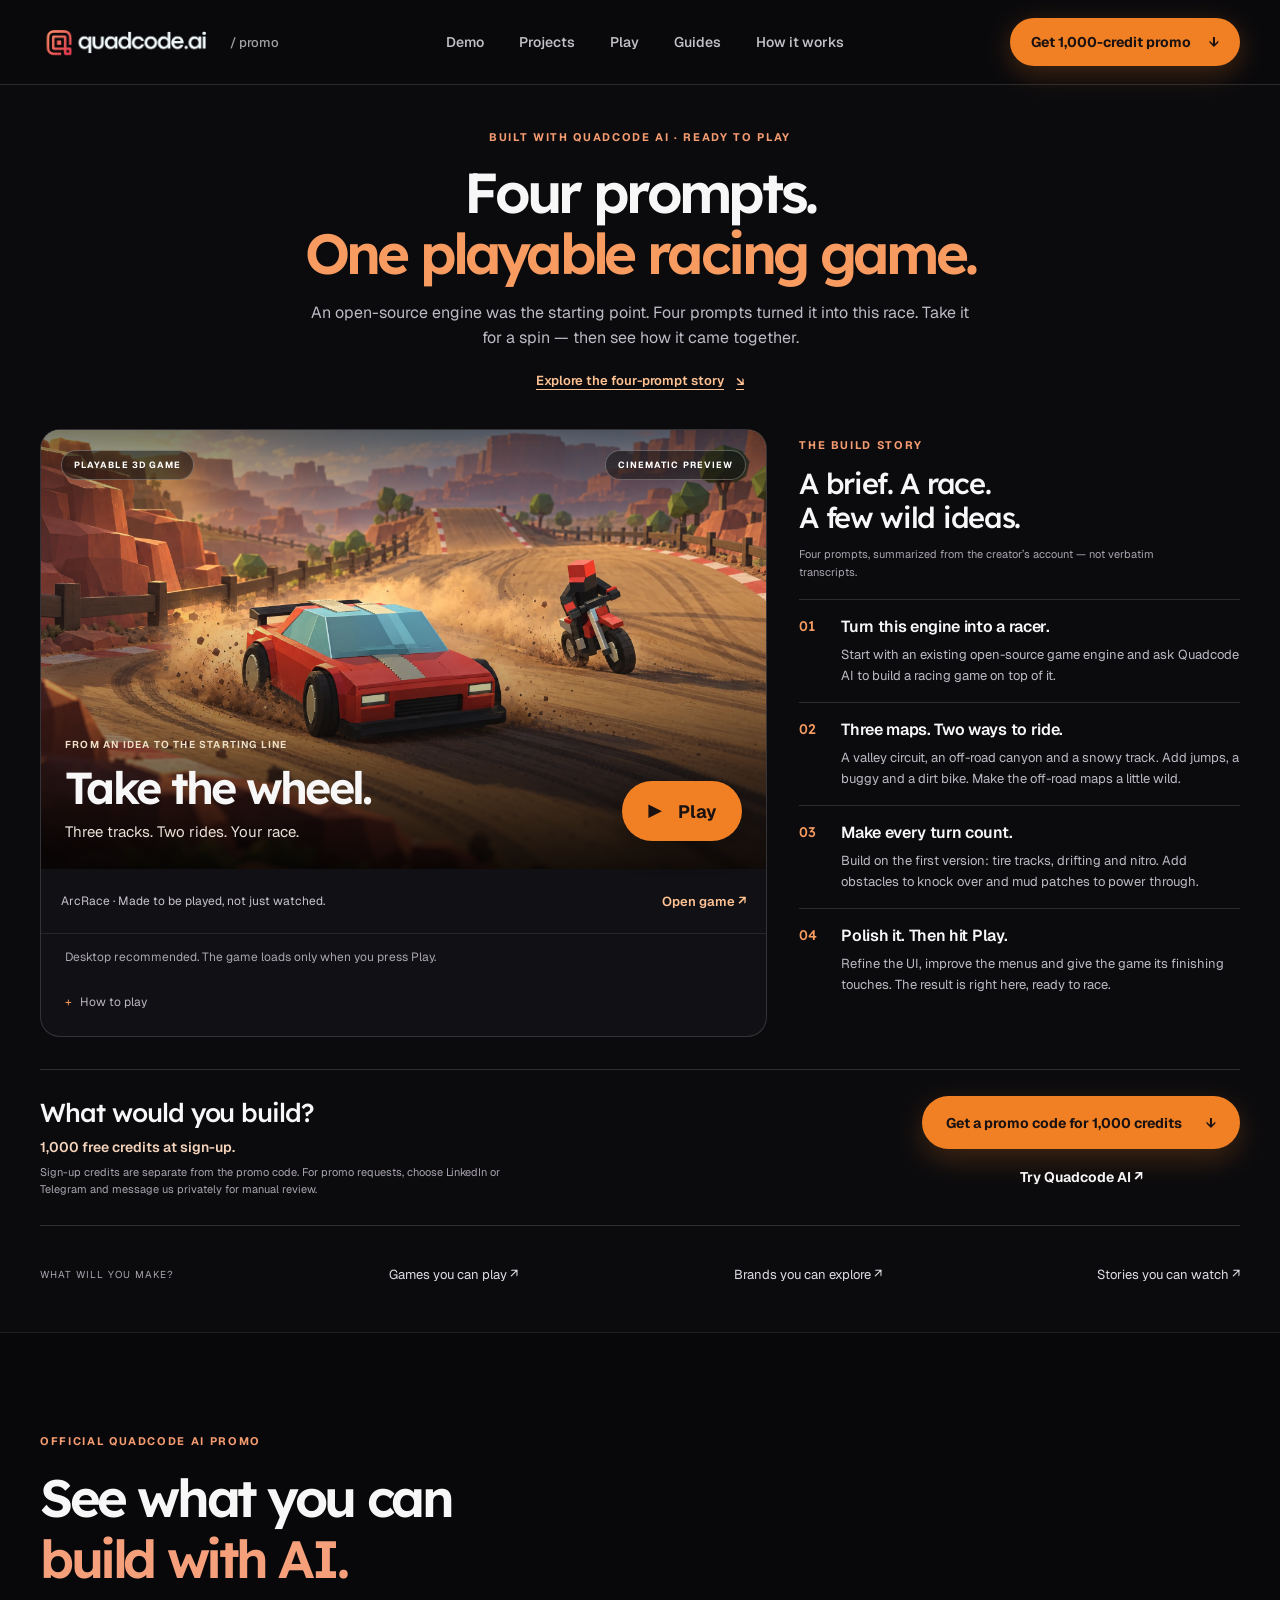
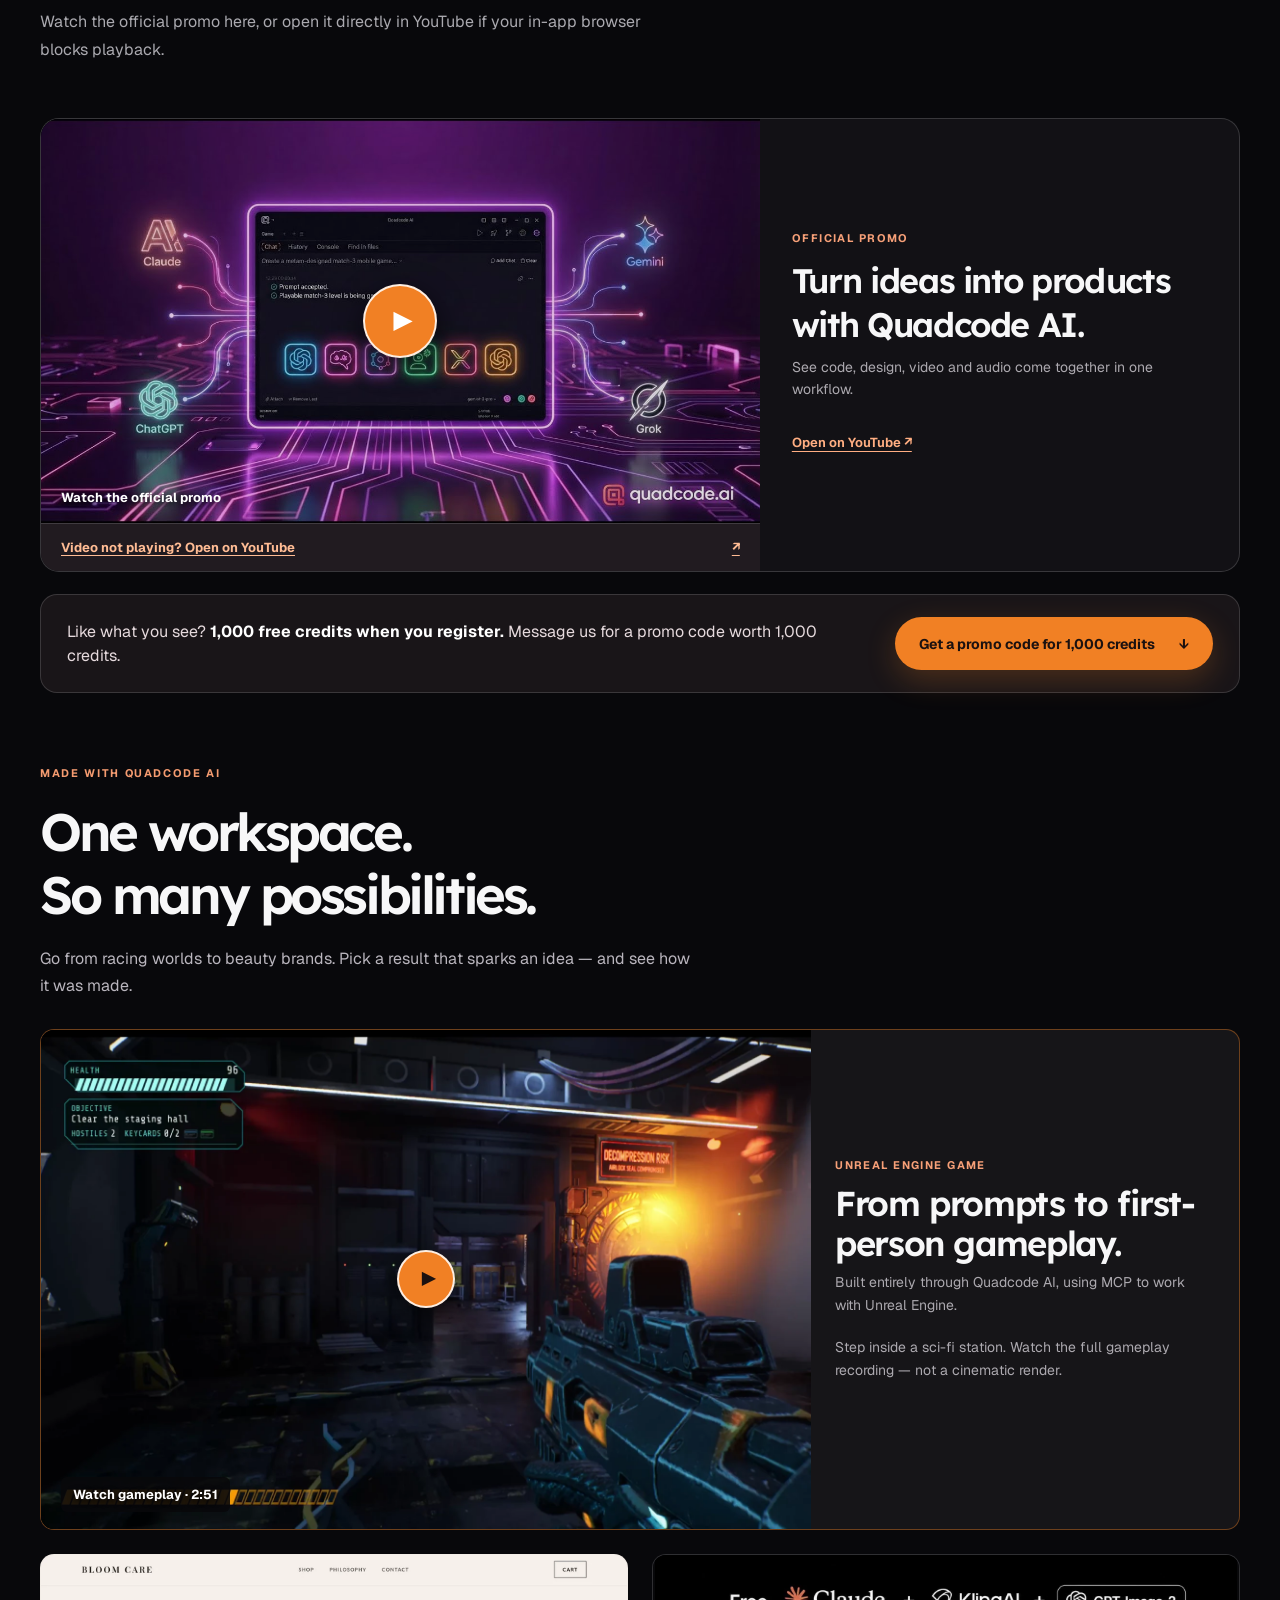
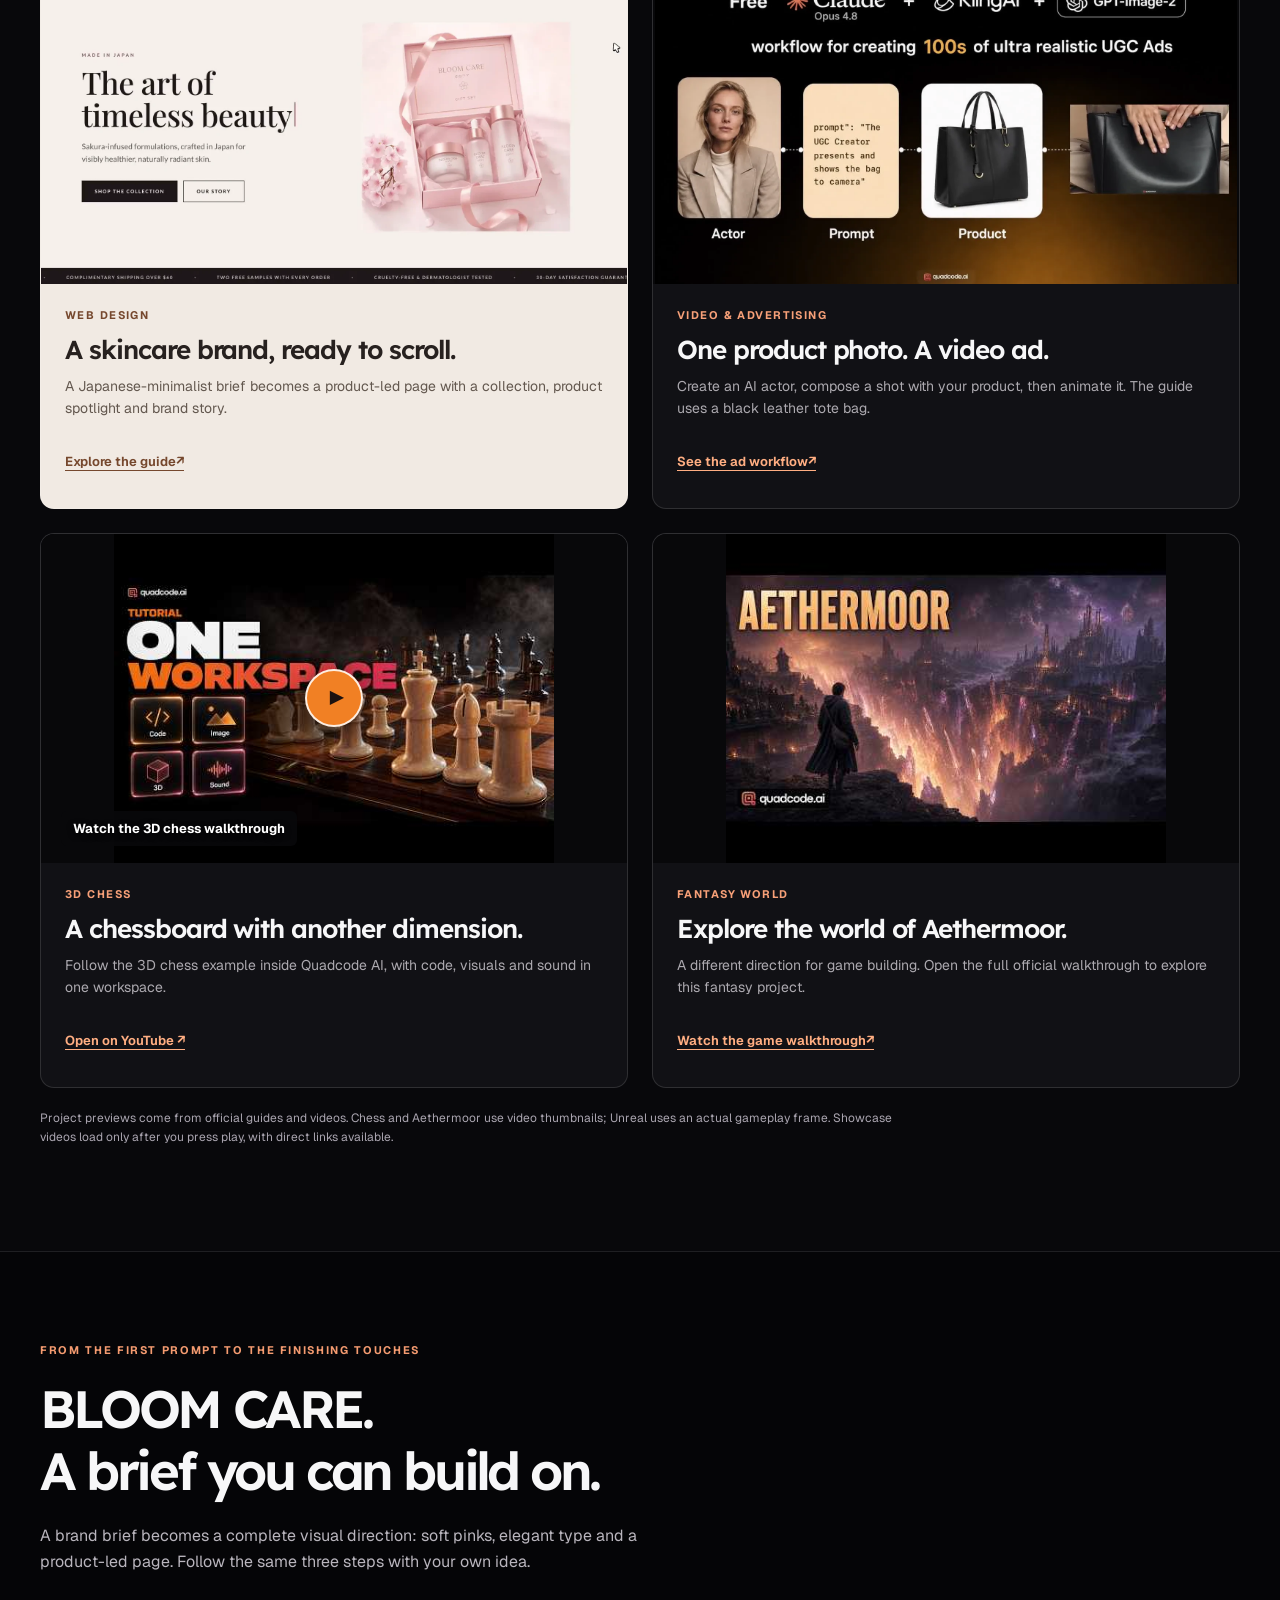
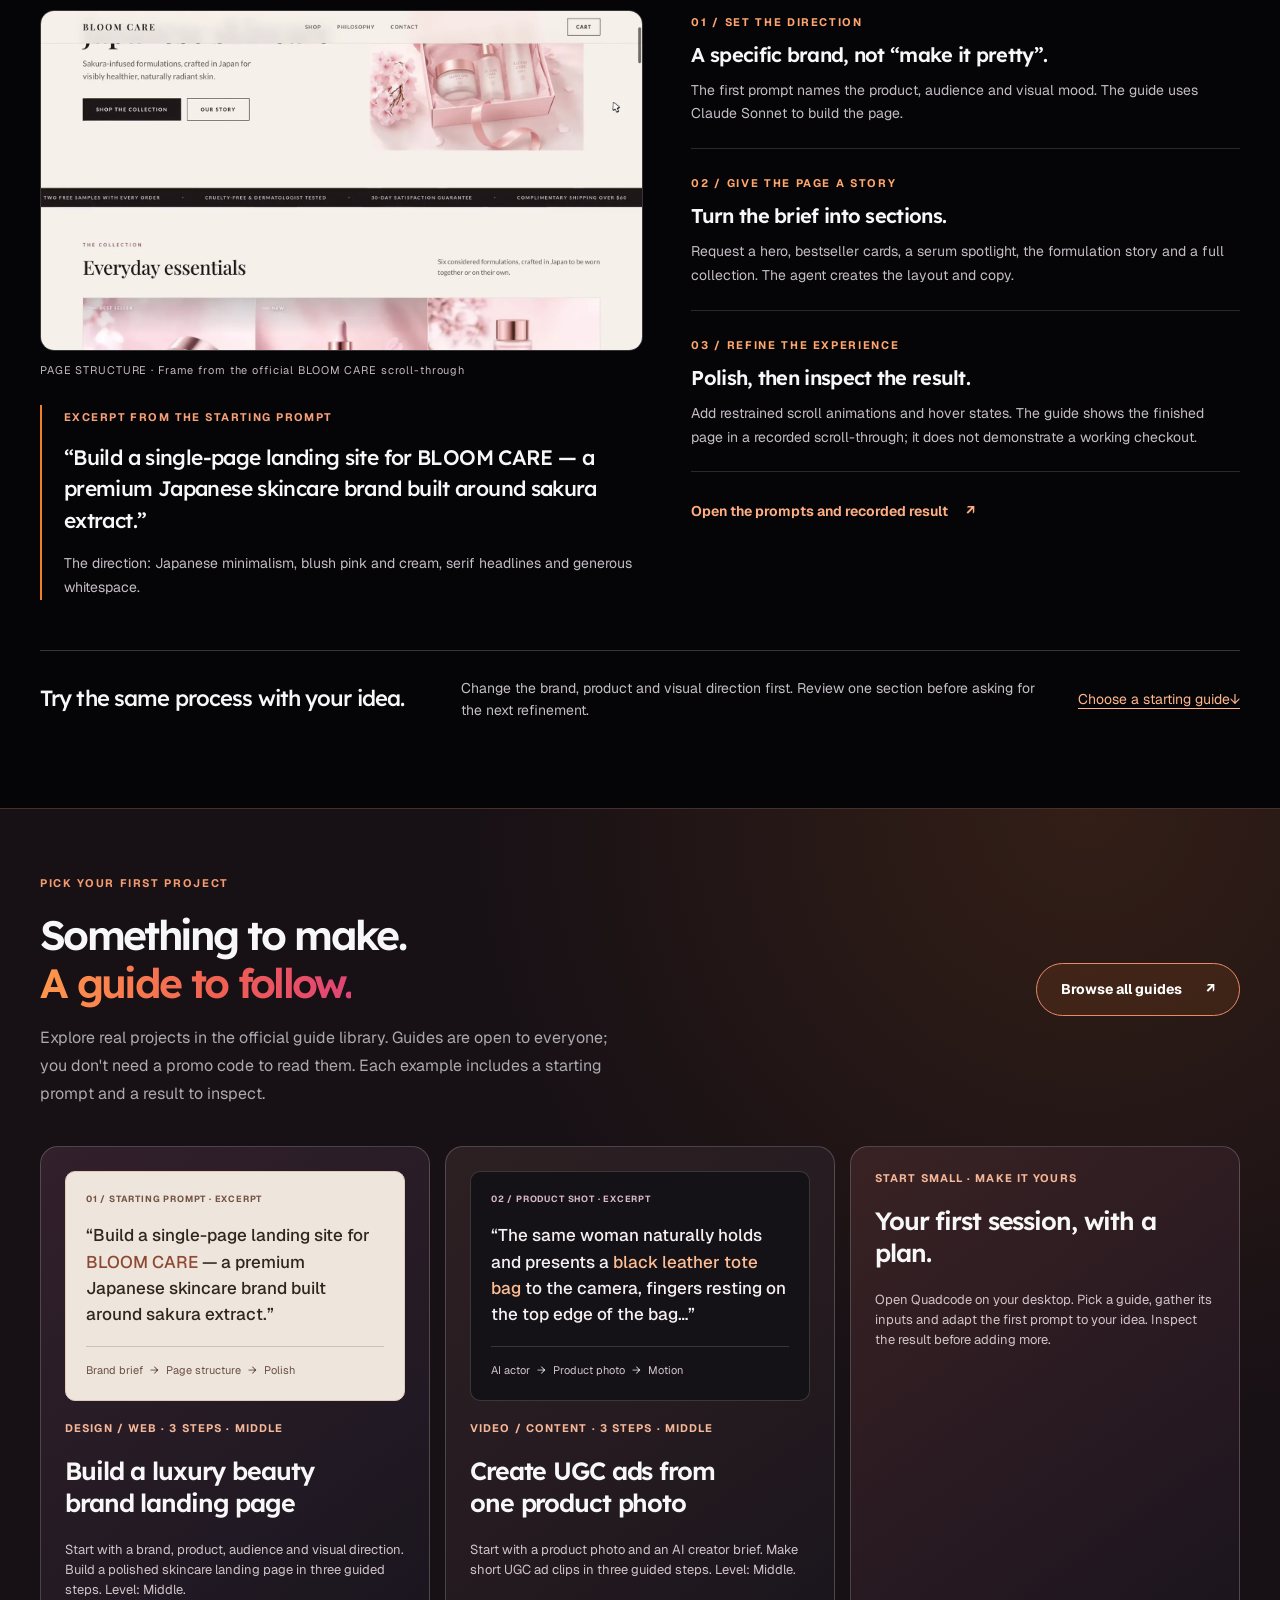
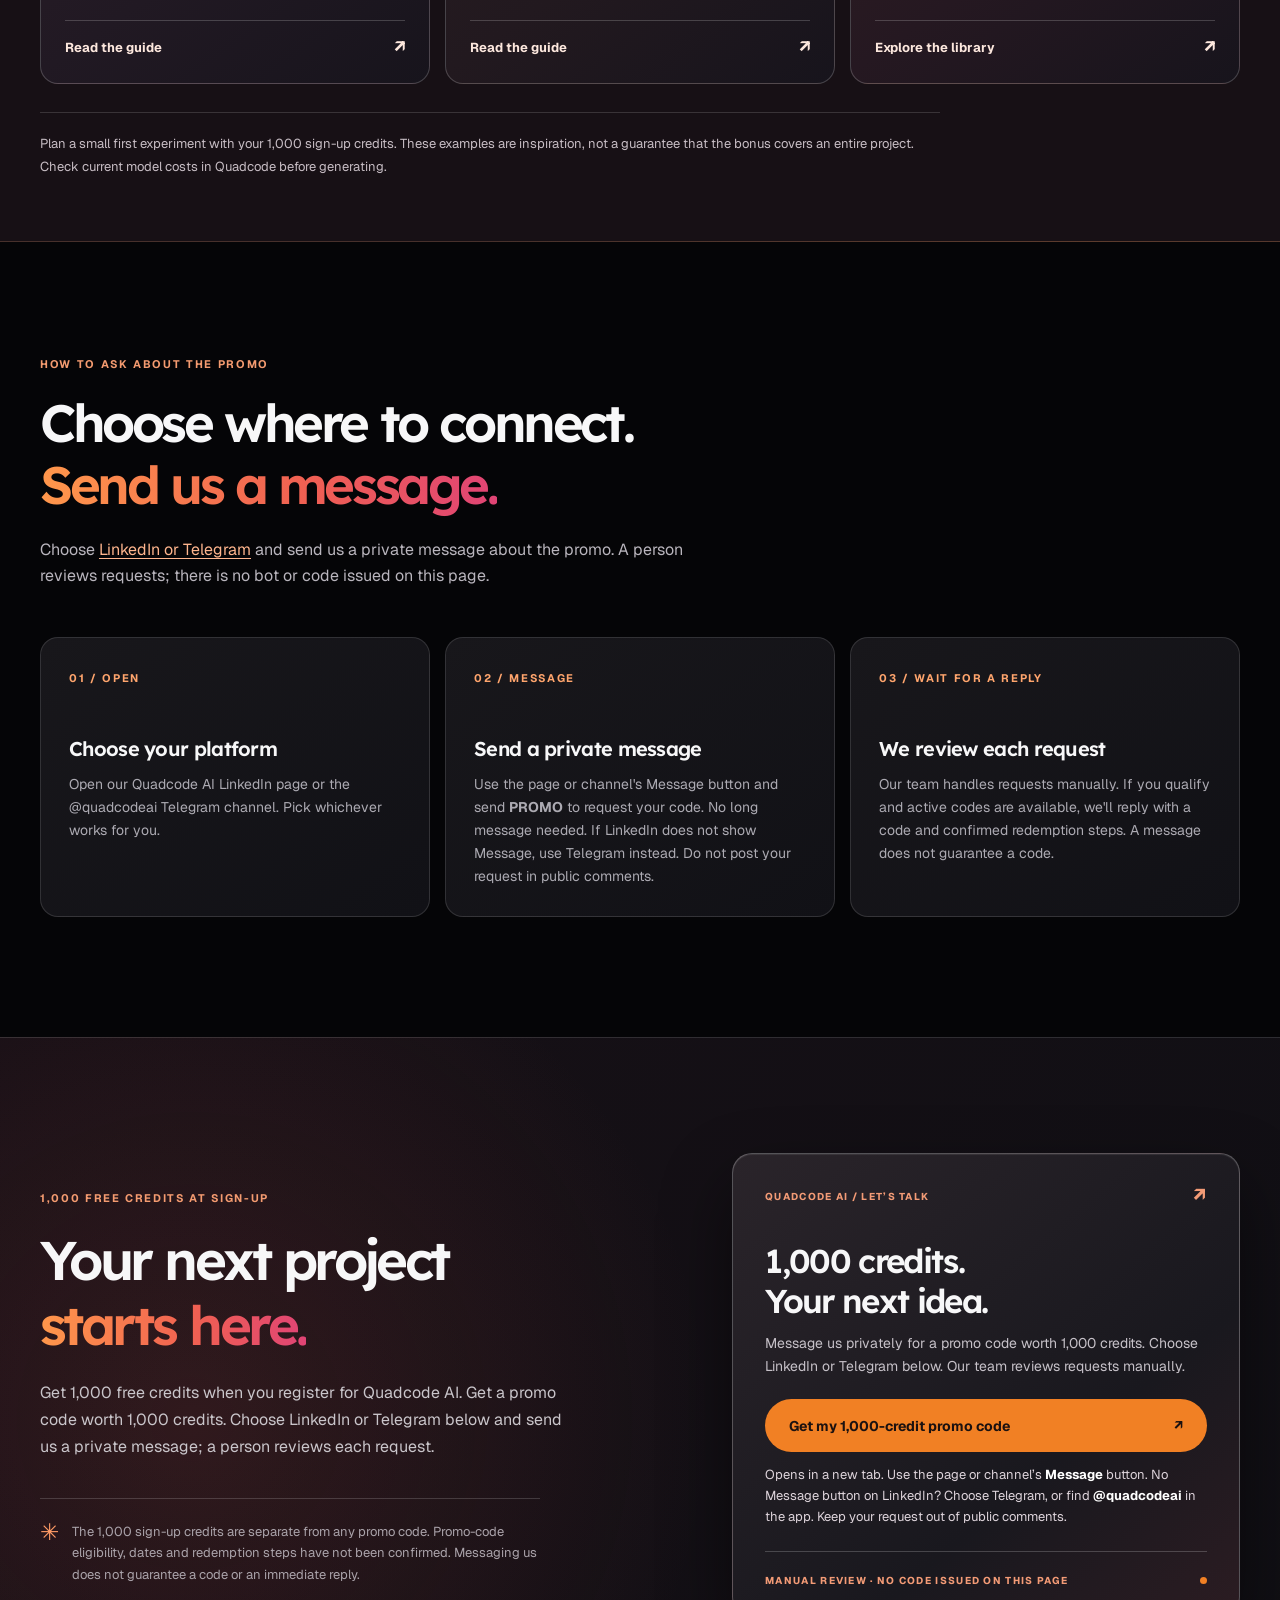
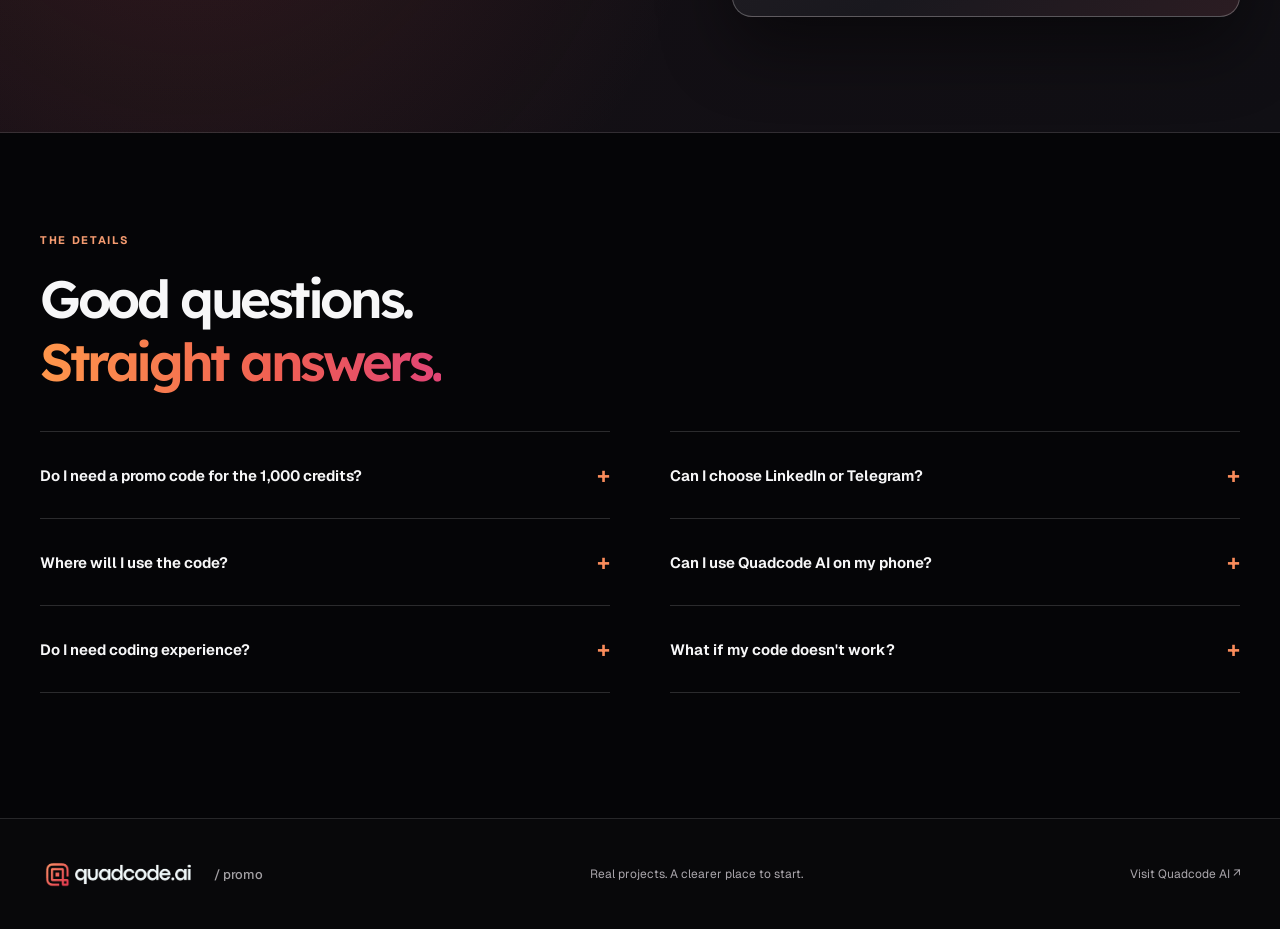
<file: static/index.html>
<!doctype html>
<html lang="en">
<head>
  <meta charset="utf-8">
  <meta name="viewport" content="width=device-width, initial-scale=1">
  <meta name="theme-color" content="#050507">
  <meta name="description" content="Turn your idea into a project with Quadcode AI. Get 1,000 free credits when you register. Watch the official demo and contact us on LinkedIn or Telegram about the promo code.">
  <title>1,000 Free Credits at Sign-Up | Quadcode AI</title>
  <link rel="preconnect" href="https://fonts.googleapis.com">
  <link rel="preconnect" href="https://fonts.gstatic.com" crossorigin>
  <link rel="stylesheet" href="/static/styles.css?v=brand-visuals-1">
  <script defer src="/static/app.js?v=brand-visuals-1"></script>
</head>
<body>
  <a class="skip" href="#main">Skip to content</a>
  <header class="site-header"><div class="wrap header-inner">
    <a class="brand" href="#top" aria-label="Quadcode AI promo, back to top"><img class="brand-lockup" src="/static/quadcode-logo.webp" alt="Quadcode AI" width="384" height="91"><span class="brand-extra">/ promo</span></a>
    <nav aria-label="Main navigation"><a href="#watch">Demo</a><a href="#results">Projects</a><a href="#play">Play</a><a href="#guides">Guides</a><a href="#how">How it works</a></nav>
    <a class="header-cta" href="#contact-options" data-contact-trigger>Get 1,000-credit promo <span aria-hidden="true">↓</span></a>
  </div></header>
  <main id="main">
<div class="hero-shell"><section class="hero wrap" id="top" aria-labelledby="hero-title">
<div class="hero-copy"><span class="eyebrow">BUILT WITH QUADCODE AI · READY TO PLAY</span><h1 id="hero-title">Four prompts.<br><em>One playable racing game.</em></h1><p class="hero-lead">An open-source engine was the starting point. Four prompts turned it into this race. Take it for a spin — then see how it came together.</p><a class="story-jump" href="#creation-story">Explore the four-prompt story <span aria-hidden="true">↘</span></a></div>
<div class="creation-layout">
<section class="game-showcase" id="play" aria-labelledby="race-title"><div class="game-cover" id="race-cover"><img src="/static/race-cinematic.webp" width="2560" height="1440" alt="Cinematic artwork inspired by ArcRace: a red arcade car and dirt bike racing through a sunlit canyon; not a gameplay screenshot" fetchpriority="high"><video id="race-cinematic" class="race-cinematic" width="1920" height="1080" muted loop playsinline preload="none" data-src="/static/race-flyover-web.mp4" poster="/static/race-cinematic.webp" aria-hidden="true" tabindex="-1"></video><div class="game-topline"><span>PLAYABLE 3D GAME</span><span>CINEMATIC PREVIEW</span></div><button id="race-motion" class="race-motion" type="button" aria-controls="race-cinematic" hidden>Play preview</button><div class="game-caption"><div><span class="game-kicker">FROM AN IDEA TO THE STARTING LINE</span><h2 id="race-title">Take the wheel.</h2><p>Three tracks. Two rides. Your race.</p></div><button class="game-play" id="race-launch" type="button" aria-controls="race-player" aria-expanded="false"><span aria-hidden="true">▶</span> Play</button></div></div><div id="race-player" class="race-player" hidden></div><div class="game-toolbar"><span>ArcRace · Made to be played, not just watched.</span><div><a href="/static/race/index.html" target="_blank" rel="noopener noreferrer">Open game ↗</a><button id="race-close" type="button" hidden>Close game</button></div></div><p id="race-status" class="race-help" role="status" aria-live="polite">Desktop recommended. The game loads only when you press Play.</p><details class="game-controls"><summary>How to play</summary><p>Choose a track and ride, then select Start Race. W / arrows to drive · Shift / E for nitro · R to recover · Esc / P to pause. Click inside the game to use the keyboard.</p></details></section>
<section class="creation-story" id="creation-story" aria-labelledby="story-title">
  <span class="eyebrow">THE BUILD STORY</span><h2 id="story-title">A brief. A race.<br>A few wild ideas.</h2>
  <p class="story-source">Four prompts, summarized from the creator’s account — not verbatim transcripts.</p>
  <ol class="prompt-story">
    <li><span class="prompt-index" aria-hidden="true">01</span><div><h3>Turn this engine into a racer.</h3><p>Start with an existing open-source game engine and ask Quadcode AI to build a racing game on top of it.</p></div></li>
    <li><span class="prompt-index" aria-hidden="true">02</span><div><h3>Three maps. Two ways to ride.</h3><p>A valley circuit, an off-road canyon and a snowy track. Add jumps, a buggy and a dirt bike. Make the off-road maps a little wild.</p></div></li>
    <li><span class="prompt-index" aria-hidden="true">03</span><div><h3>Make every turn count.</h3><p>Build on the first version: tire tracks, drifting and nitro. Add obstacles to knock over and mud patches to power through.</p></div></li>
    <li><span class="prompt-index" aria-hidden="true">04</span><div><h3>Polish it. Then hit Play.</h3><p>Refine the UI, improve the menus and give the game its finishing touches. The result is right here, ready to race.</p></div></li>
  </ol>
</section>
</div>
<div class="creation-offer"><div><h2>What would you build?</h2><p class="hero-bonus">1,000 free credits at sign-up.</p><p class="hero-note">Sign-up credits are separate from the promo code. For promo requests, choose LinkedIn or Telegram and message us privately for manual review.</p></div><div class="hero-actions"><a class="button button-primary" href="#contact-options" data-contact-trigger>Get a promo code for 1,000 credits <span aria-hidden="true">↓</span></a><a class="text-link" href="https://quadcode.ai" target="_blank" rel="noopener noreferrer">Try Quadcode AI ↗</a></div></div>
<div class="possibilities"><span>WHAT WILL YOU MAKE?</span><a href="#results">Games you can play ↗</a><a href="#case-study">Brands you can explore ↗</a><a href="#result-ad">Stories you can watch ↗</a></div></section></div>
    <section class="demo-section" id="watch" aria-labelledby="demo-title"><div class="wrap"><div class="demo-heading"><div><span class="eyebrow">OFFICIAL QUADCODE AI PROMO</span><h2 id="demo-title">See what you can<br><em>build with AI.</em></h2><p>Watch the official promo here, or open it directly in YouTube if your in-app browser blocks playback.</p></div></div><article class="demo-card demo-card-featured"><div class="demo-player"><button class="demo-play" type="button" data-video-id="nyHDkDUzH-o" aria-label="Play official Quadcode AI promo: Turn Ideas into Products"><img src="/static/quadcode-promo.jpg" width="1280" height="720" alt="Official thumbnail for the Quadcode AI Turn Ideas into Products promo video" loading="lazy"><span class="demo-play-icon" aria-hidden="true">▶</span><span class="demo-play-text">Watch the official promo</span></button></div><a class="demo-video-fallback" href="https://www.youtube.com/watch?v=nyHDkDUzH-o" target="_blank" rel="noopener noreferrer">Video not playing? Open on YouTube <span aria-hidden="true">↗</span></a><div class="demo-card-copy"><span class="demo-tag">OFFICIAL PROMO</span><h3>Turn ideas into products with Quadcode AI.</h3><p>See code, design, video and audio come together in one workflow.</p><a href="https://www.youtube.com/watch?v=nyHDkDUzH-o" target="_blank" rel="noopener noreferrer">Open on YouTube ↗</a></div></article><div class="demo-followup"><p>Like what you see? <strong>1,000 free credits when you register.</strong> Message us for a promo code worth 1,000 credits.</p><a class="button button-primary" href="#contact-options" data-contact-trigger>Get a promo code for 1,000 credits <span aria-hidden="true">↓</span></a></div>
<section class="results-showcase" id="results" aria-labelledby="results-title">
  <div class="section-heading"><span class="eyebrow">MADE WITH QUADCODE AI</span><h2 id="results-title">One workspace.<br>So many possibilities.</h2><p class="section-intro">Go from racing worlds to beauty brands. Pick a result that sparks an idea — and see how it was made.</p></div>
  <div class="demo-grid results-grid">
<article class="demo-card result-card result-unreal" id="result-unreal">
  <div class="demo-player"><a class="demo-play" data-local-video href="/static/showcase-unreal.mp4" aria-label="Watch Unreal Engine gameplay"><img src="/static/showcase-unreal.webp" alt="Actual Unreal gameplay: a sci-fi station, illuminated airlock and first-person weapon" loading="lazy" width="1600" height="1036"><span class="demo-play-icon" aria-hidden="true">▶</span><span class="demo-play-text">Watch gameplay · 2:51</span></a></div>
  <div class="demo-card-copy"><span class="demo-tag">UNREAL ENGINE GAME</span><h3>From prompts to first-person gameplay.</h3><p>Built entirely through Quadcode AI, using MCP to work with Unreal Engine.</p><p>Step inside a sci-fi station. Watch the full gameplay recording — not a cinematic render.</p><p class="local-video-status" role="status" aria-live="polite"></p></div>
</article>
<article class="demo-card result-card result-brand" id="result-brand">
  <a class="result-preview" href="https://guides.quadcode.ai/guide/beauty-brand-landing" target="_blank" rel="noopener noreferrer" aria-label="Explore the guide: A skincare brand, ready to scroll."><img src="/static/showcase-bloom.webp" alt="BLOOM CARE demo landing page with a cream layout and pink skincare products" loading="lazy" width="960" height="540"></a>
  <div class="demo-card-copy"><span class="demo-tag">WEB DESIGN</span><h3>A skincare brand, ready to scroll.</h3><p>A Japanese-minimalist brief becomes a product-led page with a collection, product spotlight and brand story.</p><a href="https://guides.quadcode.ai/guide/beauty-brand-landing" target="_blank" rel="noopener noreferrer">Explore the guide <span aria-hidden="true">↗</span></a></div>
</article>
<article class="demo-card result-card result-ad" id="result-ad">
  <a class="result-preview" href="https://guides.quadcode.ai/guide/ugc-ads-workflow" target="_blank" rel="noopener noreferrer" aria-label="See the ad workflow: One product photo. A video ad."><img src="/static/showcase-ugc.webp" alt="Official UGC guide preview showing an AI actor, prompt, product bag and output" loading="lazy" width="960" height="540"></a>
  <div class="demo-card-copy"><span class="demo-tag">VIDEO & ADVERTISING</span><h3>One product photo. A video ad.</h3><p>Create an AI actor, compose a shot with your product, then animate it. The guide uses a black leather tote bag.</p><a href="https://guides.quadcode.ai/guide/ugc-ads-workflow" target="_blank" rel="noopener noreferrer">See the ad workflow <span aria-hidden="true">↗</span></a></div>
</article>
<article class="demo-card"><div class="demo-player"><button class="demo-play" type="button" data-video-id="6S5AX__QRyA" aria-label="Play official Quadcode AI video: 3D Chess in One Workspace"><img src="/static/showcase-chess.jpg" width="480" height="360" alt="Official video thumbnail showing the 3D chess project" loading="lazy"><span class="demo-play-icon" aria-hidden="true">▶</span><span class="demo-play-text">Watch the 3D chess walkthrough</span></button></div><div class="demo-card-copy"><span class="demo-tag">3D CHESS</span><h3>A chessboard with another dimension.</h3><p>Follow the 3D chess example inside Quadcode AI, with code, visuals and sound in one workspace.</p><a href="https://www.youtube.com/watch?v=6S5AX__QRyA" target="_blank" rel="noopener noreferrer">Open on YouTube ↗</a></div></article>
<article class="demo-card result-card ">
  <a class="result-preview" href="https://www.youtube.com/watch?v=w5zFQ66HQmg" target="_blank" rel="noopener noreferrer" aria-label="Watch the game walkthrough: Explore the world of Aethermoor."><img src="/static/showcase-rpg.jpg" alt="Official Aethermoor video thumbnail showing a fantasy landscape" loading="lazy" width="960" height="540"></a>
  <div class="demo-card-copy"><span class="demo-tag">FANTASY WORLD</span><h3>Explore the world of Aethermoor.</h3><p>A different direction for game building. Open the full official walkthrough to explore this fantasy project.</p><a href="https://www.youtube.com/watch?v=w5zFQ66HQmg" target="_blank" rel="noopener noreferrer">Watch the game walkthrough <span aria-hidden="true">↗</span></a></div>
</article>
</div>
  <p class="demo-privacy">Project previews come from official guides and videos. Chess and Aethermoor use video thumbnails; Unreal uses an actual gameplay frame. Showcase videos load only after you press play, with direct links available.</p>
</section>
</div></section>



    <section class="case-section wrap" id="case-study" aria-labelledby="case-title">
      <div class="section-heading"><span class="eyebrow">FROM THE FIRST PROMPT TO THE FINISHING TOUCHES</span><h2 id="case-title">BLOOM CARE.<br>A brief you can build on.</h2><p class="section-intro">A brand brief becomes a complete visual direction: soft pinks, elegant type and a product-led page. Follow the same three steps with your own idea.</p></div>
      <div class="case-layout">
        <div class="case-proof"><figure><img src="/static/showcase-bloom-detail.webp" alt="BLOOM CARE recorded page structure: the collection section beneath the hero and benefits strip" loading="lazy" width="1600" height="902"><figcaption>PAGE STRUCTURE · Frame from the official BLOOM CARE scroll-through</figcaption></figure><div class="case-brief"><span class="demo-tag">EXCERPT FROM THE STARTING PROMPT</span><blockquote>“Build a single-page landing site for BLOOM CARE — a premium Japanese skincare brand built around sakura extract.”</blockquote><p>The direction: Japanese minimalism, blush pink and cream, serif headlines and generous whitespace.</p></div></div>
        <div class="case-process"><ol>
          <li><span class="step-number">01 / SET THE DIRECTION</span><h3>A specific brand, not “make it pretty”.</h3><p>The first prompt names the product, audience and visual mood. The guide uses Claude Sonnet to build the page.</p></li>
          <li><span class="step-number">02 / GIVE THE PAGE A STORY</span><h3>Turn the brief into sections.</h3><p>Request a hero, bestseller cards, a serum spotlight, the formulation story and a full collection. The agent creates the layout and copy.</p></li>
          <li><span class="step-number">03 / REFINE THE EXPERIENCE</span><h3>Polish, then inspect the result.</h3><p>Add restrained scroll animations and hover states. The guide shows the finished page in a recorded scroll-through; it does not demonstrate a working checkout.</p></li>
        </ol><a class="inline-link" href="https://guides.quadcode.ai/guide/beauty-brand-landing" target="_blank" rel="noopener noreferrer">Open the prompts and recorded result <span aria-hidden="true">↗</span></a></div>
      </div>
      <div class="case-takeaway"><strong>Try the same process with your idea.</strong><span>Change the brand, product and visual direction first. Review one section before asking for the next refinement.</span><a href="#guides">Choose a starting guide <span aria-hidden="true">↓</span></a></div>
    </section>
    <section class="guides-band" id="guides" aria-labelledby="guides-title"><div class="wrap"><div class="guides-inner"><div><span class="eyebrow">PICK YOUR FIRST PROJECT</span><h2 id="guides-title">Something to make.<br><em>A guide to follow.</em></h2><p>Explore real projects in the official guide library. Guides are open to everyone; you don't need a promo code to read them. Each example includes a starting prompt and a result to inspect.</p></div><a class="button button-outline" href="https://guides.quadcode.ai/#guides" target="_blank" rel="noopener noreferrer">Browse all guides <span aria-hidden="true">↗</span></a></div><div class="guide-grid"><a class="guide-card" href="https://guides.quadcode.ai/guide/beauty-brand-landing" target="_blank" rel="noopener noreferrer"><span class="guide-prompt guide-prompt-web"><span class="guide-prompt-label">01 / STARTING PROMPT · EXCERPT</span><span class="guide-prompt-copy">“Build a single-page landing site for <em>BLOOM CARE</em> — a premium Japanese skincare brand built around sakura extract.”</span><span class="guide-prompt-flow">Brand brief <span aria-hidden="true">→</span> Page structure <span aria-hidden="true">→</span> Polish</span></span><span class="guide-top">DESIGN / WEB · 3 STEPS · MIDDLE</span><strong>Build a luxury beauty brand landing page</strong><span class="guide-description">Start with a brand, product, audience and visual direction. Build a polished skincare landing page in three guided steps. Level: Middle.</span><span class="guide-bottom">Read the guide <span aria-hidden="true">↗</span></span></a><a class="guide-card" href="https://guides.quadcode.ai/guide/ugc-ads-workflow" target="_blank" rel="noopener noreferrer"><span class="guide-prompt guide-prompt-video"><span class="guide-prompt-label">02 / PRODUCT SHOT · EXCERPT</span><span class="guide-prompt-copy">“The same woman naturally holds and presents a <em>black leather tote bag</em> to the camera, fingers resting on the top edge of the bag…”</span><span class="guide-prompt-flow">AI actor <span aria-hidden="true">→</span> Product photo <span aria-hidden="true">→</span> Motion</span></span><span class="guide-top">VIDEO / CONTENT · 3 STEPS · MIDDLE</span><strong>Create UGC ads from one product photo</strong><span class="guide-description">Start with a product photo and an AI creator brief. Make short UGC ad clips in three guided steps. Level: Middle.</span><span class="guide-bottom">Read the guide <span aria-hidden="true">↗</span></span></a><a class="guide-card guide-library" href="https://guides.quadcode.ai/#guides" target="_blank" rel="noopener noreferrer"><span class="guide-top">START SMALL · MAKE IT YOURS</span><strong>Your first session, with a plan.</strong><span class="guide-description">Open Quadcode on your desktop. Pick a guide, gather its inputs and adapt the first prompt to your idea. Inspect the result before adding more.</span><span class="guide-bottom">Explore the library <span aria-hidden="true">↗</span></span></a></div><p class="credit-context">Plan a small first experiment with your 1,000 sign-up credits. These examples are inspiration, not a guarantee that the bonus covers an entire project. Check current model costs in Quadcode before generating.</p></div></section>
    <section class="steps-section wrap" id="how" aria-labelledby="steps-title"><div class="section-heading"><span class="eyebrow">HOW TO ASK ABOUT THE PROMO</span><h2 id="steps-title">Choose where to connect.<br><em>Send us a message.</em></h2><p class="section-intro">Choose <a href="#contact-options" data-contact-trigger>LinkedIn or Telegram</a> and send us a private message about the promo. A person reviews requests; there is no bot or code issued on this page.</p></div><div class="steps"><article class="step"><span class="step-number">01 / OPEN</span><h3>Choose your platform</h3><p>Open our Quadcode AI LinkedIn page or the @quadcodeai Telegram channel. Pick whichever works for you.</p></article><article class="step"><span class="step-number">02 / MESSAGE</span><h3>Send a private message</h3><p>Use the page or channel's Message button and send <strong>PROMO</strong> to request your code. No long message needed. If LinkedIn does not show Message, use Telegram instead. Do not post your request in public comments.</p></article><article class="step"><span class="step-number">03 / WAIT FOR A REPLY</span><h3>We review each request</h3><p>Our team handles requests manually. If you qualify and active codes are available, we'll reply with a code and confirmed redemption steps. A message does not guarantee a code.</p></article></div></section>
    <section class="claim-section" id="claim" aria-labelledby="claim-title"><div class="wrap claim-inner"><div class="claim-copy"><span class="eyebrow">1,000 FREE CREDITS AT SIGN-UP</span><h2 id="claim-title">Your next project<br><em>starts here.</em></h2><p>Get 1,000 free credits when you register for Quadcode AI. Get a promo code worth 1,000 credits. Choose LinkedIn or Telegram below and send us a private message; a person reviews each request.</p><div class="privacy-note"><span aria-hidden="true">✳</span><span>The 1,000 sign-up credits are separate from any promo code. Promo-code eligibility, dates and redemption steps have not been confirmed. Messaging us does not guarantee a code or an immediate reply.</span></div></div><div class="claim-card"><div class="card-top"><span>QUADCODE AI / LET’S TALK</span><span class="small-star" aria-hidden="true">↗</span></div><div class="claim-information"><h3>1,000 credits.<br>Your next idea.</h3><p>Message us privately for a promo code worth 1,000 credits. Choose LinkedIn or Telegram below. Our team reviews requests manually.</p>
<a class="button button-dark contact-inline-trigger" href="#contact-options" data-contact-trigger hidden>Get my 1,000-credit promo code <span aria-hidden="true">↗</span></a>
<details class="contact-choice" id="contact-options">
  <summary class="button button-dark">Get my 1,000-credit promo code <span class="contact-chevron" aria-hidden="true">⌄</span></summary>
  <div class="contact-links">
    <a class="contact-link" href="https://www.linkedin.com/company/quadcodeai/" target="_blank" rel="noopener noreferrer"><span class="contact-icon contact-icon-linkedin"><img src="/static/linkedin.svg" width="24" height="24" alt=""></span><span><strong>LinkedIn</strong><small>Quadcode AI · Company page</small></span><span aria-hidden="true">↗</span></a>
    <a class="contact-link" href="https://t.me/quadcodeai" target="_blank" rel="noopener noreferrer"><span class="contact-icon contact-icon-telegram"><img src="/static/telegram.svg" width="24" height="24" alt=""></span><span><strong>Telegram</strong><small>@quadcodeai · Channel</small></span><span aria-hidden="true">↗</span></a>
  </div>
</details>
<p class="channel-fallback">Opens in a new tab. Use the page or channel’s <strong>Message</strong> button. No Message button on LinkedIn? Choose Telegram, or find <strong>@quadcodeai</strong> in the app. Keep your request out of public comments.</p></div><div class="card-foot"><span>MANUAL REVIEW · NO CODE ISSUED ON THIS PAGE</span><span class="card-dot" aria-hidden="true"></span></div></div></div></section>
    <section class="faq-section wrap" id="faq" aria-labelledby="faq-title"><div class="section-heading"><span class="eyebrow">THE DETAILS</span><h2 id="faq-title">Good questions.<br><em>Straight answers.</em></h2></div><div class="faq-grid"><details><summary>Do I need a promo code for the 1,000 credits?</summary><p>No. The 1,000 free credits are included when you register for Quadcode AI. A promo code is a separate, manually reviewed offer; it provides 1,000 credits. Eligibility, dates and redemption details are not confirmed yet.</p></details><details><summary>Can I choose LinkedIn or Telegram?</summary><p>Yes. Choose the platform you prefer and message our official page or channel privately. You may need to sign in. If LinkedIn does not show a Message button, use Telegram. Our team reviews requests manually; a social account alone does not prove someone is a unique person.</p></details><details><summary>Where will I use the code?</summary><p>The exact redemption steps will be published once they are confirmed. If a code is issued, our team will send the confirmed instructions in a private reply on your chosen platform.</p></details><details><summary>Can I use Quadcode AI on my phone?</summary><p>You can open LinkedIn or Telegram and read guides on a phone. Quadcode AI is a desktop workspace for macOS and Windows.</p></details><details><summary>Do I need coding experience?</summary><p>The guides show real projects you can explore before starting. Check each guide for the steps and materials it needs.</p></details><details><summary>What if my code doesn't work?</summary><p>Reply in your private conversation with our team on LinkedIn or Telegram. Don't post your code in public comments. Redemption instructions will be sent with any issued code.</p></details></div></section>
  </main>
  <footer class="site-footer"><div class="wrap footer-inner"><a class="brand" href="#top" aria-label="Quadcode AI promo, back to top"><img class="brand-lockup" src="/static/quadcode-logo.webp" alt="Quadcode AI" width="384" height="91"><span class="brand-extra">/ promo</span></a><span>Real projects. A clearer place to start.</span><a href="https://quadcode.ai" target="_blank" rel="noopener noreferrer">Visit Quadcode AI ↗</a></div></footer>
  <dialog class="contact-dialog" id="contact-dialog" aria-labelledby="contact-dialog-title" aria-describedby="contact-dialog-description">
    <div class="contact-dialog-heading"><span class="eyebrow">YOUR NEXT IDEA STARTS HERE</span><button class="contact-dialog-close" type="button" aria-label="Close contact chooser" autofocus><span aria-hidden="true">×</span></button></div>
    <h2 id="contact-dialog-title">Get your <span>1,000-credit</span><br>promo code.</h2>
    <p id="contact-dialog-description">Choose LinkedIn or Telegram and DM us <strong>PROMO</strong> to request your code. No long message needed.</p>
    <div id="contact-dialog-options"></div>
    <p class="contact-dialog-help">Opens in a new tab. Use the <strong>Message</strong> button. No Message button on LinkedIn? Choose Telegram.</p>
    <p class="contact-dialog-note">Manual review · A message does not guarantee a code. Sign-up credits are separate.</p>
  </dialog>
</body>
</html>
</file>
<file: static/styles.css>
@import url('https://fonts.googleapis.com/css2?family=Geist:wght@400;500;600;700&family=Lexend:wght@400;500;600;700&display=swap');
:root{font-family:Geist,Arial,sans-serif;color:#f7f7f8;background:#050507;scroll-behavior:smooth;font-synthesis:none}*{box-sizing:border-box}body{margin:0;overflow-x:hidden}a{color:inherit;text-decoration:none}button{font:inherit}a:focus-visible,button:focus-visible,summary:focus-visible{outline:3px solid #ffad71;outline-offset:4px}::selection{background:#f18024;color:#050507}.wrap{width:min(1200px,calc(100% - 76px));margin-inline:auto}.skip{position:absolute;z-index:20;top:-90px;left:20px;padding:13px 17px;background:#f18024;color:#111}.skip:focus{top:12px}
.site-header{position:relative;z-index:5;border-bottom:1px solid #ffffff22;background:#09090c;backdrop-filter:blur(20px)}.header-inner{display:flex;align-items:center;justify-content:space-between;gap:28px;min-height:84px}.brand{display:inline-flex;align-items:center;gap:9px;white-space:nowrap;font:650 25px/1 Lexend,Arial,sans-serif;letter-spacing:-.065em}.brand img{flex:none;width:30px;height:30px}.brand-extra{margin-left:5px;color:#a3a0a4;font:500 13px/1 Geist,Arial,sans-serif;letter-spacing:0}.site-header nav{display:flex;gap:35px;color:#c2c0c5;font-size:14px;font-weight:550}.site-header nav a:hover,.text-link:hover,.inline-link:hover,.site-footer a:hover{color:#ffad71}.header-cta{display:inline-flex;align-items:center;justify-content:center;gap:18px;background:#f18024;border-radius:100px;padding:14px 21px;min-height:48px;white-space:nowrap;font-size:14px;font-weight:700;box-shadow:0 7px 28px #f1802444}.header-cta:hover,.button-primary:hover{background:#ff9538}
.hero-shell{position:relative;overflow:hidden;background:linear-gradient(90deg,#060609ee 0%,#060609d6 44%,#08080b86 100%),linear-gradient(0deg,#050507 0%,transparent 33%,#06060833 100%),url('/static/hero-cosmic.webp') center 47%/cover no-repeat}.hero-shell:after{content:'';pointer-events:none;position:absolute;inset:auto 0 0;height:130px;background:linear-gradient(transparent,#050507)}.hero{position:relative;z-index:1;min-height:675px;display:grid;grid-template-columns:1.08fr .92fr;align-items:center;gap:32px;padding-block:85px 110px}.hero-copy{position:relative;z-index:1}.eyebrow{display:inline-flex;align-items:center;gap:9px;color:#f49b70;font:700 11px/1.4 Geist,Arial,sans-serif;letter-spacing:.15em}.eyebrow-dot{width:7px;height:7px;border-radius:50%;background:#f18024;box-shadow:0 0 0 5px #f1802422}.hero h1,.claim-copy h2,.product-section h2,.guides-band h2,.section-heading h2{font-family:Lexend,Arial,sans-serif;font-weight:600;letter-spacing:-.065em}.hero h1{font-size:clamp(55px,5.35vw,78px);line-height:1.12;margin:30px 0 22px;white-space:nowrap}.hero h1 em,.claim-copy h2 em,.product-section h2 em,.guides-band h2 em,.section-heading h2 em{font-style:normal;background:linear-gradient(90deg,#ff974b,#f06052 58%,#e04475);background-clip:text;-webkit-background-clip:text;color:transparent}.hero-lead{max-width:540px;color:#dedbe0;font-size:18px;line-height:1.65}.hero-actions{display:flex;align-items:center;gap:25px;flex-wrap:wrap;margin-top:33px}.button{min-height:53px;display:inline-flex;align-items:center;justify-content:space-between;gap:24px;border:0;border-radius:50px;padding:0 24px;font-size:14px;font-weight:700;cursor:pointer;transition:background .2s,transform .2s}.button:hover:not(:disabled){transform:translateY(-2px)}.button:disabled{opacity:.5;cursor:not-allowed}.button-primary{color:#fff;background:#f18024;box-shadow:0 10px 30px #f180243b}.text-link,.inline-link{font-size:14px;font-weight:650}.hero-note{margin-top:26px;color:#d0cdd3;font-size:12px}
.hero-art{height:470px;position:relative;display:grid;place-items:center}.art-halo{position:absolute;inset:11% 0;background:radial-gradient(ellipse,#db58763b 0%,#f1802419 32%,transparent 73%);filter:blur(22px)}.promo-ticket{position:relative;width:min(365px,90%);height:445px;display:flex;flex-direction:column;justify-content:space-between;transform:rotate(-8deg);padding:27px 30px;border:1px solid #ff925481;border-radius:25px;background:linear-gradient(140deg,#332b31 0%,#18171d 37%,#231724 78%,#462129 100%);box-shadow:0 30px 100px #000c,0 0 80px #f1802421,inset 0 1px 1px #ffffff4d;overflow:hidden}.promo-ticket:after{content:'';position:absolute;inset:-55% -140% auto auto;width:160%;height:130%;background:linear-gradient(95deg,transparent 34%,#ffffff0e 49%,transparent 61%);transform:rotate(-20deg);pointer-events:none}.ticket-top,.ticket-bottom{display:flex;justify-content:space-between;align-items:center;gap:12px;font:650 10px/1.4 Geist,Arial,sans-serif;letter-spacing:.14em;color:#e5dfe4}.ticket-top span:first-child{display:inline-flex;align-items:center;gap:9px}.ticket-bottom{border-top:1px solid #ffffff38;padding-top:18px}.ticket-bottom span:last-child{font-size:22px;color:#fb8e5d}.ticket-mid{display:flex;flex-direction:column;gap:22px}.ticket-label{font:600 10px Geist,Arial,sans-serif;letter-spacing:.17em;color:#ffab83}.ticket-mid strong{font:650 40px/1.13 Lexend,Arial,sans-serif;letter-spacing:-.07em}.ticket-mid strong span{color:#fa8c5b}.ticket-line{width:100%;height:1px;background:#ffffff30}.ticket-sub{font-size:14px;color:#dfd3d7}.orbit-label{position:absolute;bottom:8px;right:0;border:1px solid #ffffff32;border-radius:30px;padding:11px 16px;background:#14151bbb;color:#f6e4e0;font:600 10px Geist,Arial,sans-serif;letter-spacing:.12em;transform:rotate(4deg)}
.product-section{padding:105px 0 112px;background:#050507}.product-inner{display:grid;grid-template-columns:1.12fr .88fr;align-items:center;gap:10%}.product-section h2,.guides-band h2,.section-heading h2{font-size:clamp(38px,4.1vw,56px);line-height:1.19;margin:19px 0}.product-section p,.guides-band p{max-width:570px;color:#aaa9af;font-size:16px;line-height:1.75}.inline-link{display:inline-flex;gap:18px;margin-top:17px;color:#ffae82}.product-aside{padding:29px 30px;border:1px solid #ffffff1e;border-radius:20px;background:linear-gradient(145deg,#19191d,#0d0d11)}.product-index,.step-number{font-size:11px;letter-spacing:.15em;font-weight:700;color:#ffa56d}.product-index{display:block;margin-bottom:22px}.feature-row{display:flex;align-items:flex-start;gap:17px;border-top:1px solid #ffffff19;padding:23px 0}.feature-row:last-child{padding-bottom:6px}.feature-row>span{display:grid;place-items:center;flex:none;width:35px;height:35px;border-radius:11px;color:#ffa27b;background:#f180241f;font-size:19px}.feature-row div{display:grid;gap:5px}.feature-row strong{font-size:15px}.feature-row small{color:#a7a5ac;font-size:13px}
.guides-band{border-block:1px solid #e69c763b;background:radial-gradient(circle at 85% 0%,#f1802421,transparent 42%),#171015;padding-block:62px}.guides-inner{display:flex;justify-content:space-between;align-items:center;gap:48px}.guides-band h2{font-size:clamp(34px,3.2vw,46px);margin-bottom:12px}.guides-band p{margin-bottom:0}.button-outline{flex:none;white-space:nowrap;border:1px solid #e98a68;color:#fff;background:#f180241a}.button-outline:hover{background:#f180243c}
.steps-section{padding-block:110px 120px}.section-heading h2{margin-bottom:0}.steps{display:grid;grid-template-columns:repeat(3,minmax(0,1fr));gap:15px;margin-top:47px}.step{min-height:230px;border:1px solid #ffffff21;border-radius:18px;padding:28px;background:linear-gradient(145deg,#18171b,#111116)}.step h3{font:600 20px/1.3 Lexend,Arial,sans-serif;letter-spacing:-.035em;margin:49px 0 11px}.step p{color:#acaab2;font-size:14px;line-height:1.65;margin:0}
.claim-section{position:relative;overflow:hidden;padding-block:115px;background:radial-gradient(circle at 15% 55%,#b648422b,transparent 45%),linear-gradient(120deg,#171016,#100f14);border-block:1px solid #ffffff20}.claim-inner{display:grid;grid-template-columns:1.08fr .92fr;align-items:center;gap:8%}.claim-copy h2{font-size:clamp(40px,4.25vw,58px);line-height:1.2;margin:21px 0}.claim-copy>p{color:#c9c5ca;font-size:16px;line-height:1.7;max-width:540px}.privacy-note{display:flex;gap:13px;max-width:500px;margin-top:37px;padding-top:22px;border-top:1px solid #ffffff2a;color:#aaa3aa;font-size:13px;line-height:1.65}.privacy-note>span:first-child{color:#ff9b65;font-size:23px;line-height:1}.claim-card{display:flex;flex-direction:column;min-height:420px;padding:29px 32px;border:1px solid #ffffff40;border-radius:20px;background:linear-gradient(140deg,#2a242a,#19181e 65%,#2b1c22);box-shadow:0 30px 70px #0007,inset 0 1px 1px #ffffff18}.card-top,.card-foot{display:flex;justify-content:space-between;align-items:center;gap:12px;color:#f39b76;font-size:10px;font-weight:750;letter-spacing:.13em}.small-star{font-size:20px}.claim-card h3{font:600 33px/1.2 Lexend,Arial,sans-serif;letter-spacing:-.05em;margin:56px 0 12px}.claim-card p{color:#c6c1c8;font-size:14px;line-height:1.6;margin:0 0 22px}.button-dark{width:100%;color:#fff;background:#f18024}.button-dark:hover:not(:disabled){background:#ff963f}.claim-card .status{min-height:22px;margin:12px 0 0;color:#fcb57d}.claim-card .status.error{color:#ff9c9c}.claim-card .account{font-weight:700;overflow-wrap:anywhere}.card-foot{margin-top:auto;padding-top:22px;border-top:1px solid #ffffff32}.card-dot{width:7px;height:7px;border-radius:50%;background:#f18024}.logout{min-height:44px;padding:8px 0;border:0;background:none;color:#ffb78c;text-decoration:underline;cursor:pointer}.turnstile-container{margin-top:12px}.turnstile-container:empty{display:none}
.faq-section{padding-block:95px 125px}.faq-grid{display:grid;grid-template-columns:repeat(2,minmax(0,1fr));gap:0 60px;margin-top:38px}.faq-grid details{border-top:1px solid #ffffff27;padding:21px 0}.faq-grid details:nth-last-child(-n+2){border-bottom:1px solid #ffffff27}.faq-grid summary{display:flex;justify-content:space-between;gap:17px;list-style:none;font-size:15px;font-weight:650;cursor:pointer}.faq-grid summary::-webkit-details-marker{display:none}.faq-grid summary:after{content:'+';font-size:23px;line-height:1;color:#fa8c5b}.faq-grid details[open] summary:after{content:'−'}.faq-grid p{color:#aaa6ae;font-size:14px;line-height:1.7;margin:16px 26px 0 0}.faq-grid p a{color:#ffb68e;text-decoration:underline}.site-footer{border-top:1px solid #ffffff20;background:#08080a}.footer-inner{display:flex;justify-content:space-between;align-items:center;gap:20px;min-height:110px;color:#aaa6ac;font-size:12px}.footer-inner .brand{color:#fff;font-size:21px}.footer-inner .brand img{width:25px;height:25px}
@media(max-width:1030px){.site-header nav{gap:17px}.brand-extra{display:none}.hero h1{font-size:clamp(49px,5.5vw,66px)}.promo-ticket{height:400px}.ticket-mid strong{font-size:32px}.guides-inner{align-items:flex-start;flex-direction:column;gap:20px}}
@media(max-width:760px){.wrap{width:calc(100% - 42px)}.header-inner{min-height:74px}.site-header nav{display:none}.hero{grid-template-columns:1fr;min-height:auto;padding-block:85px 65px;gap:0}.hero-shell{background-position:58% 15%}.hero h1{font-size:clamp(45px,8vw,68px)}.hero-lead{max-width:620px}.hero-art{height:390px;margin-top:20px}.promo-ticket{height:350px;width:310px}.ticket-mid strong{font-size:32px}.product-inner,.claim-inner{grid-template-columns:1fr;gap:50px}.product-section,.steps-section{padding-block:85px}.product-aside{max-width:590px}.steps{grid-template-columns:1fr}.step{min-height:unset}.step h3{margin-top:35px}.claim-section{padding-block:85px}.claim-card{max-width:580px}.faq-section{padding-block:80px}}
@media(max-width:520px){.wrap{width:calc(100% - 32px)}.brand{font-size:21px}.brand img{width:25px;height:25px}.header-cta{padding:11px 14px;font-size:12px;min-height:44px;gap:6px}.hero{padding-block:70px 45px}.eyebrow{font-size:9px;letter-spacing:.1em}.hero h1{font-size:clamp(36px,9.1vw,49px);white-space:normal;margin-top:22px}.hero-lead{font-size:15px}.hero-actions{gap:21px}.hero-note{line-height:1.5}.hero-art{height:340px}.promo-ticket{height:310px;width:255px;padding:20px}.ticket-mid{gap:15px}.ticket-mid strong{font-size:28px}.ticket-sub{font-size:12px}.orbit-label{bottom:7px;right:4px;font-size:8px}.product-section h2,.section-heading h2,.guides-band h2,.claim-copy h2{font-size:clamp(32px,8vw,41px)}.guides-band{padding-block:50px}.guides-inner{gap:20px}.button-outline{white-space:normal;width:100%}.product-aside{padding:21px}.claim-card{padding:24px 20px;min-height:400px}.claim-card h3{font-size:28px}.faq-grid{grid-template-columns:1fr}.faq-grid details:nth-last-child(2){border-bottom:0}.footer-inner{flex-wrap:wrap;padding-block:28px}.footer-inner>span{width:100%;order:3}}
@media(max-width:360px){.header-cta{width:44px;padding:0;gap:0;font-size:0;flex:none}.header-cta span{font-size:22px}}
.guide-grid{display:grid;grid-template-columns:repeat(3,minmax(0,1fr));gap:15px;margin-top:38px}.guide-card{min-height:235px;display:flex;flex-direction:column;justify-content:space-between;gap:20px;padding:24px;border:1px solid #ffffff32;border-radius:18px;background:linear-gradient(145deg,#32202b,#211923 65%,#17141c);transition:transform .2s,border-color .2s,background .2s}.guide-card:nth-child(2){background:linear-gradient(145deg,#2d2023,#22191f 65%,#17141c)}.guide-card.guide-library{background:linear-gradient(145deg,#392223,#251821 65%,#17141c)}.guide-card:hover{transform:translateY(-4px);border-color:#f49b70}.guide-top,.guide-bottom{display:flex;align-items:center;justify-content:space-between;gap:10px;font-size:11px;font-weight:700;letter-spacing:.1em;color:#f6b798}.guide-icon{display:grid;place-items:center;width:38px;height:38px;border:1px solid #f49b7080;border-radius:11px;color:#ffb58a;font-size:20px}.guide-card strong{font:600 clamp(19px,2vw,25px)/1.3 Lexend,Arial,sans-serif;letter-spacing:-.045em;max-width:290px}.guide-bottom{border-top:1px solid #ffffff30;padding-top:15px;font-size:13px;letter-spacing:0;color:#fce7dd}.guide-bottom span{font-size:18px}@media(max-width:900px){.guide-grid{grid-template-columns:repeat(2,minmax(0,1fr))}.guide-library{grid-column:1/-1;min-height:170px}}@media(max-width:600px){.guide-grid{grid-template-columns:1fr;gap:12px}.guide-card,.guide-library{grid-column:auto;min-height:195px}.guide-card strong{max-width:none}.hero h1{overflow-wrap:break-word}}
.demo-section{padding:96px 0 104px;border-block:1px solid #ffffff18;background:#0e0d11}.demo-heading{display:flex;justify-content:space-between;align-items:end;gap:28px}.demo-heading>div{max-width:710px}.demo-heading h2{font:600 clamp(36px,4.1vw,55px)/1.16 Lexend,Arial,sans-serif;letter-spacing:-.065em;margin:18px 0}.demo-heading h2 em{font-style:normal;color:#f6a07b}.demo-heading p{color:#aaa9af;line-height:1.75;font-size:16px;max-width:650px}.demo-heading .inline-link{white-space:nowrap}.demo-grid{display:grid;grid-template-columns:repeat(2,minmax(0,1fr));gap:20px;margin-top:38px}.demo-card{min-width:0;overflow:hidden;border:1px solid #ffffff26;border-radius:19px;background:#19171b}.demo-player{aspect-ratio:16/9;background:#08080a;position:relative}.demo-play,.demo-player iframe{display:block;width:100%;height:100%;border:0}.demo-play{position:relative;padding:0;cursor:pointer;background:#08080a;color:#fff;text-align:left}.demo-play img{width:100%;height:100%;object-fit:cover;object-position:center;opacity:.87;transition:opacity .2s}.demo-play:hover img{opacity:1}.demo-play-icon{position:absolute;left:50%;top:50%;transform:translate(-50%,-50%);display:grid;place-items:center;width:74px;height:74px;padding-left:4px;border-radius:50%;border:2px solid #ffffffdc;background:#f18024;color:#fff;font-size:27px;box-shadow:0 8px 28px #000a}.demo-play-text{position:absolute;left:20px;bottom:17px;font-size:13px;font-weight:700;text-shadow:0 2px 6px #000}.demo-card-copy{padding:23px 25px 28px}.demo-tag{font-size:11px;font-weight:700;letter-spacing:.13em;color:#f7a078}.demo-card h3{font:600 22px/1.3 Lexend,Arial,sans-serif;letter-spacing:-.04em;margin:12px 0 8px}.demo-card p{color:#aca9af;line-height:1.6;font-size:14px;margin:0 0 20px}.demo-card-copy a{font-size:13px;color:#ffae82;font-weight:650;text-decoration:underline;text-underline-offset:4px}.demo-privacy{margin:21px 0 0;color:#8f8d94;font-size:12px;line-height:1.6}@media(max-width:760px){.demo-section{padding-block:75px}.demo-heading{display:block}.demo-heading .inline-link{margin-top:12px}.demo-grid{grid-template-columns:1fr;gap:17px}}@media(max-width:520px){.demo-section{padding-block:62px}.demo-heading h2{font-size:clamp(31px,8vw,40px)}.demo-heading p{font-size:15px}.demo-card-copy{padding:20px}.demo-card h3{font-size:20px}.demo-play-icon{width:58px;height:58px;font-size:22px}.demo-play-text{font-size:11px;left:13px;bottom:11px}}
.demo-card-featured{margin-top:38px;display:grid;grid-template-columns:minmax(0,1.5fr) minmax(260px,1fr);align-items:center;border-color:#f1802470}.demo-card-featured .demo-player{height:100%;min-height:320px}.demo-card-featured .demo-card-copy{padding:32px}.demo-card-featured h3{font-size:clamp(24px,2.8vw,34px)}.demo-walkthrough-title{font:600 22px/1.3 Lexend,Arial,sans-serif;letter-spacing:-.04em;margin:46px 0 -12px}@media(max-width:760px){.demo-card-featured{grid-template-columns:1fr}.demo-card-featured .demo-player{height:auto;min-height:0}.demo-card-featured .demo-card-copy{padding:23px}.demo-walkthrough-title{margin:37px 0 -12px}}
@media(prefers-reduced-motion:reduce){:root{scroll-behavior:auto}.button,.guide-card,.demo-play img{transition:none}}

/* Conversion refresh: show the actual product instead of a decorative ticket. */
.hero-shell{background:radial-gradient(circle at 72% 45%,#44212b66,transparent 45%),linear-gradient(110deg,#09080c,#141118 62%,#09090d)}
.hero{grid-template-columns:minmax(0,1fr) minmax(0,1.05fr);min-height:570px;gap:45px;padding-block:70px 85px}
.hero h1{white-space:normal;font-size:clamp(40px,4.2vw,62px);line-height:1.12;overflow-wrap:normal}
.hero-lead{font-size:17px;line-height:1.6}
.hero-proof{min-width:0;margin:0;position:relative;transform:rotate(2deg)}
.hero-proof img{display:block;width:100%;height:auto;aspect-ratio:1150/730;object-fit:cover;border:1px solid #f5a47b83;border-radius:15px;box-shadow:0 30px 75px #000b,0 0 65px #f1802421}
.hero-proof figcaption{margin-top:17px;color:#d9ced1;font-size:11px;font-weight:700;letter-spacing:.09em;line-height:1.5}
.guide-card{min-height:265px}
.guide-description{color:#d1c4c8;font-size:13px;line-height:1.55}
.section-intro{max-width:650px;color:#b9b5bd;line-height:1.65;margin-top:20px}
.claim-card h3{margin-top:60px}
@media(max-width:1050px){.hero{grid-template-columns:1fr;gap:36px;min-height:0}.hero-copy{max-width:740px}.hero-proof{width:min(100%,720px);transform:none}.hero h1{font-size:clamp(44px,6.6vw,66px)}.site-header nav{display:none}}
@media(max-width:600px){.hero{padding-block:60px 64px;gap:30px}.hero h1{font-size:clamp(36px,9vw,48px)}.hero-lead{font-size:15px}.hero-actions{align-items:flex-start;flex-direction:column}.hero-actions .button{max-width:100%;font-size:13px}.hero-proof figcaption{font-size:10px}.header-cta{font-size:12px;max-width:175px;white-space:normal;text-align:center;line-height:1.2;padding:10px 13px}.header-cta span{display:none}.guide-card{min-height:210px}}
@media(min-width:601px) and (max-width:1050px){.hero{padding-block:38px 56px;gap:20px}.hero h1{font-size:clamp(40px,5.6vw,54px);line-height:1.08;margin:16px 0 12px}.hero-lead{font-size:15px;line-height:1.5;margin:12px 0}.hero-actions{margin-top:19px}.hero-note{margin-top:14px}.hero-proof{max-width:630px}}
@media(max-width:360px){.header-inner{gap:8px}.header-cta{width:auto;max-width:122px;min-width:0;min-height:44px;font-size:10px;padding:7px 8px;flex-shrink:1}.header-cta span{display:none}}

/* Orange CTA backgrounds need dark text for WCAG AA contrast. */
.button-primary,.button-dark,.header-cta{color:#1b1110}

/* Give text links and accordion rows a comfortable tap target. */
.hero-actions .text-link,.demo-heading .inline-link,.demo-card-copy a,.site-footer .footer-inner>a:last-child{display:inline-flex;align-items:center;min-height:44px}
.faq-grid summary{align-items:center;min-height:44px}
/* Keep the sign-up benefit and manual promo CTA visible after the featured video. */
.demo-followup{display:flex;align-items:center;justify-content:space-between;gap:24px;margin-top:22px;padding:22px 26px;border:1px solid #f1802466;border-radius:17px;background:#2c1c1e}
.demo-followup p{margin:0;color:#e6dadd;font-size:16px;line-height:1.5}
.demo-followup strong{color:#fff}
.demo-followup .button{flex:none}
@media(max-width:760px){.demo-followup{flex-direction:column;align-items:flex-start}.demo-followup .button{max-width:100%}}
@media(max-width:520px){.demo-followup{padding:20px}.demo-followup p{font-size:14px}.demo-followup .button{width:100%}}

/* Make Telegram instructions and the in-app fallback easy to spot. */
.section-intro a,.step p a,.claim-copy p a{color:#ffb68e;text-decoration:underline;text-underline-offset:3px}
.claim-card .channel-fallback{margin:13px 0 24px;color:#ded4db;font-size:13px}
.channel-fallback strong{color:#fff}

/* Mobile-first conversion: show proof sooner and keep a YouTube escape hatch. */
.demo-card-featured{grid-template-areas:'player copy' 'fallback copy';grid-template-rows:auto auto;align-items:start}
.demo-card-featured .demo-player{grid-area:player;height:auto;min-height:0}
.demo-card-featured .demo-card-copy{grid-area:copy;align-self:center}
.demo-video-fallback{grid-area:fallback;display:inline-flex;align-items:center;justify-content:space-between;gap:12px;min-height:48px;padding:10px 20px;color:#ffbc94;background:#211b20;border-top:1px solid #ffffff24;font-size:13px;font-weight:700;text-decoration:underline;text-underline-offset:3px}
.demo-video-fallback:hover{color:#fff}
@media(max-width:760px){
  .demo-card-featured{grid-template-areas:'player' 'fallback' 'copy';grid-template-columns:minmax(0,1fr)}
  .demo-card-featured .demo-player{width:100%;aspect-ratio:16/9}
  .demo-card-featured .demo-card-copy{padding:18px 20px 22px}
  .demo-card-featured .demo-card-copy>a{display:none}
  .demo-section{padding-block:48px 66px}
  .demo-card-featured{margin-top:24px}
  .demo-heading p{margin-bottom:0}
  .guide-grid{margin-top:26px}
  .steps-section{padding-block:65px}
  .claim-section{padding-block:65px}
  .faq-section{padding-block:65px}
}
@media(max-width:600px){
  .header-inner{gap:10px}
  .site-header .brand{font-size:19px}
  .header-cta{max-width:155px}
  .hero{padding-block:34px 37px;gap:20px}
  .hero h1{font-size:clamp(32px,8.3vw,39px);line-height:1.12;margin:15px 0 14px}
  .hero-lead{font-size:15px;line-height:1.52;margin:0}
  .hero-actions{gap:7px;margin-top:20px;width:100%}
  .hero-actions .button{width:100%;min-height:52px}
  .hero-actions .text-link{min-height:44px}
  .hero-note{font-size:12px;line-height:1.5;margin:13px 0 0}
  .hero-proof figcaption{margin-top:9px;letter-spacing:.03em}
  .demo-heading h2{margin:12px 0;font-size:clamp(31px,7.8vw,38px)}
  .demo-heading p{font-size:14px;line-height:1.55}
  .demo-video-fallback{padding-inline:15px}
  .demo-card-featured h3{font-size:22px}
  .demo-followup{gap:15px;margin-top:16px}
  .guide-card{min-height:0;gap:15px;padding:20px}
  .step{padding:22px}
  .step h3{margin-top:20px}
  .steps{margin-top:28px}
  .claim-inner{gap:26px}
  .claim-card{min-height:0}
  .claim-card h3{margin-top:28px}
  .faq-grid{margin-top:25px}
}
@media(max-width:360px){
  .site-header .brand{font-size:18px}
  .header-cta{font-size:11px;max-width:117px;line-height:1.2}
}

/* Real-project showcase: reuse demo cards, typography and existing CTA tokens. */
.results-showcase{padding-top:68px;scroll-margin-top:24px}
.results-grid{grid-template-columns:repeat(3,minmax(0,1fr));gap:20px;margin-top:30px}
.results-grid .demo-card{display:flex;flex-direction:column}
.results-grid .demo-card-copy{display:flex;flex-direction:column;flex:1;padding:22px}
.results-grid .demo-card-copy>a{margin-top:auto;align-self:flex-start}
.results-grid .demo-card h3{font-size:22px}
.results-grid .demo-player{flex:none;width:100%;min-height:0}
.results-grid .demo-player>.demo-play,.results-grid .demo-player>iframe{position:absolute;inset:0}
.results-grid .demo-play img{object-fit:contain;opacity:1}
.result-preview{display:block;background:#08080a;aspect-ratio:16/9;overflow:hidden}
.result-preview img{display:block;width:100%;height:100%;object-fit:contain}
.result-capybara .result-preview img{object-fit:cover;object-position:center 48%}
.result-preview:focus-visible{outline-offset:-4px}
.result-preview:hover{filter:brightness(1.08)}
.case-section{padding-block:86px}
.case-layout{display:grid;grid-template-columns:minmax(0,1.1fr) minmax(0,1fr);gap:48px;margin-top:34px}
.case-proof figure{margin:0}
.case-proof img{display:block;width:100%;height:auto;border:1px solid #ffffff32;border-radius:14px}
.case-proof figcaption{margin-top:12px;font-size:11px;letter-spacing:.08em;color:#c4b8c0}
.case-brief{margin-top:28px;padding-left:22px;border-left:2px solid #f18024}
.case-brief blockquote{margin:16px 0;font:500 21px/1.5 Lexend,Arial,sans-serif;letter-spacing:-.03em}
.case-brief p,.case-process p{color:#c4bdc6;font-size:14px;line-height:1.7}
.case-process ol{padding:0;margin:0;list-style:none}
.case-process li{padding:0 0 22px;margin:0 0 22px;border-bottom:1px solid #ffffff25}
.case-process li:last-child{margin-bottom:0}
.case-process h3{font:600 20px/1.4 Lexend,Arial,sans-serif;letter-spacing:-.035em;margin:10px 0}
.case-process p{margin:0}
.case-process .inline-link{min-height:44px;align-items:center;line-height:1.5}
.case-takeaway{display:flex;align-items:center;gap:28px;margin-top:36px;padding-top:26px;border-top:1px solid #ffffff32}
.case-takeaway strong{flex:1;font:500 22px/1.35 Lexend,Arial,sans-serif;letter-spacing:-.04em}
.case-takeaway>span{flex:1.5;color:#c4bdc6;font-size:14px;line-height:1.6}
.case-takeaway a{display:inline-flex;align-items:center;min-height:44px;color:#ffb68e;font-size:14px;text-decoration:underline;text-underline-offset:4px}
.guide-preview{display:block;width:100%;aspect-ratio:16/9;height:auto;object-fit:contain;background:#08080a;border-radius:7px}
.credit-context{max-width:900px!important;padding-top:20px;border-top:1px solid #ffffff25;margin-top:28px!important;font-size:13px!important;color:#c7bdc4!important}
@media(max-width:1050px){.results-grid{grid-template-columns:repeat(2,minmax(0,1fr))}.case-layout{gap:28px}}
@media(max-width:760px){.case-layout{grid-template-columns:1fr}.case-section{padding-block:60px}.case-takeaway{align-items:flex-start;flex-direction:column;gap:14px}.results-showcase{padding-top:48px}}
@media(max-width:600px){.results-grid{grid-template-columns:1fr;gap:18px}.results-grid .demo-card-copy{padding:20px}.case-brief blockquote{font-size:19px}.case-layout{margin-top:24px}.results-grid .demo-card h3{font-size:21px}}

/* ArcRace uses existing landing design tokens. */
.race-section{padding-block:85px}.race-actions{display:flex;gap:14px;flex-wrap:wrap;margin-top:28px}.race-help{color:#c2bec6;font-size:14px;line-height:1.65;max-width:900px}.race-player{margin-top:24px;border:1px solid #f1802470;border-radius:18px;overflow:hidden;background:#0b1119}.race-player iframe{display:block;width:100%;height:720px;border:0}.race-section [hidden]{display:none!important}@media(max-width:760px){.race-section{padding-block:60px}.race-player iframe{height:680px}.race-actions .button{max-width:100%}}

/* Result-led showcase using the existing visual reference. */
.hero-shell{background:#0b0b0e}.hero-shell:after{display:none}.hero{display:block;padding-block:56px 36px;min-height:0}.hero-copy{max-width:850px;margin:0 auto 36px;text-align:center}.hero h1{font-size:clamp(42px,5.4vw,72px);line-height:1.04;letter-spacing:-.065em;margin:20px 0}.hero h1 em{background:none;color:#f79b61}.hero-lead{max-width:630px;margin:0 auto;color:#bdbac4;font-size:17px;line-height:1.6}.hero-actions{justify-content:center;gap:24px;margin-top:24px}.hero-bonus{font-size:14px;font-weight:600;color:#f5d3ba;margin:16px 0 0}.hero-note{font-size:11px;color:#aaa5b0;margin:10px 0 0;line-height:1.5}
.game-showcase{scroll-margin-top:20px;border:1px solid #ffffff26;border-radius:20px;overflow:hidden;background:#111115}.game-cover{position:relative;width:100%;min-height:400px;aspect-ratio:2.2;isolation:isolate;background:#766344}.game-cover>img{position:absolute;inset:0;width:100%;height:100%;object-fit:cover;object-position:center 48%;z-index:-2}.game-cover:after{content:'';position:absolute;inset:0;z-index:-1;background:linear-gradient(180deg,#0008,transparent 25%,transparent 40%,#000d)}
.game-topline{display:flex;justify-content:space-between;gap:16px;padding:24px 28px;font-size:10px;letter-spacing:.12em;font-weight:700;color:#fff}.game-topline span{padding:8px 12px;border:1px solid #ffffff45;border-radius:30px;background:#1118}.game-caption{position:absolute;bottom:32px;left:32px;right:32px;display:flex;align-items:end;justify-content:space-between;gap:24px}.game-kicker{font-size:10px;font-weight:650;letter-spacing:.12em;color:#eee1ca}.game-caption h2{font:600 clamp(34px,5vw,64px)/1.1 Lexend,Arial,sans-serif;letter-spacing:-.06em;margin:10px 0}.game-caption p{margin:0;color:#e8e0d7;font-size:15px}.game-play{display:flex;align-items:center;justify-content:center;gap:16px;min-width:150px;min-height:70px;padding:16px 28px;background:#f18024;color:#1b1110;border:0;border-radius:50px;font-size:20px;font-weight:700;cursor:pointer;box-shadow:0 8px 28px #0005}.game-play:hover{background:#ffab67}.game-play span{font-size:19px}
.game-toolbar{display:flex;align-items:center;justify-content:space-between;gap:12px;padding:14px 24px;border-bottom:1px solid #ffffff16;font-size:13px;color:#c7c2cc}.game-toolbar>div{display:flex;gap:18px}.game-toolbar a,.game-toolbar button{display:inline-flex;align-items:center;min-height:44px;color:#ffc293;font:600 13px Geist,Arial,sans-serif;cursor:pointer;background:none;border:0;padding:0}.game-showcase .race-help{font-size:12px;line-height:1.5;margin:14px 24px;color:#aaa5b0}.game-controls{margin:0 24px 12px;font-size:12px;color:#bbb5c0}.game-controls summary{cursor:pointer;min-height:44px;display:flex;align-items:center;gap:8px}.game-controls summary:before{content:'+';color:#f79b61}.game-controls[open] summary:before{content:'−'}.game-controls p{line-height:1.7;margin:0 0 16px}.game-showcase [hidden]{display:none!important}.game-showcase .race-player{margin:0;border:0;border-radius:0}.game-showcase .race-player iframe{height:min(780px,85vh);min-height:600px}
.possibilities{display:flex;align-items:center;justify-content:space-between;gap:18px;padding:26px 0 0;color:#a9a4ae;font-size:13px}.possibilities>span{font-size:10px;letter-spacing:.1em}.possibilities a{min-height:44px;display:flex;align-items:center;gap:18px;color:#e1dde6}.possibilities a:hover{color:#f79b61}
.results-grid{grid-template-columns:repeat(6,minmax(0,1fr));gap:24px}.results-grid>.demo-card{grid-column:span 2;background:#111115;border-color:#ffffff20;border-radius:14px}.results-grid>.demo-card:first-child{grid-column:span 3}.results-grid>.result-brand{grid-column:span 3;background:#f1eae3;color:#27211f}.results-grid .demo-card-copy{padding:24px}.results-grid .demo-card h3{font-size:26px;line-height:1.25}.results-grid .result-brand .demo-tag,.results-grid .result-brand a{color:#76482e}.results-grid .result-brand p{color:#63584f}.results-grid .demo-play-text{background:#08080ae6;padding:9px 12px;border-radius:6px}.results-grid .demo-play-icon{width:58px;height:58px;font-size:20px;color:#1b1110}.results-grid .result-brand .result-preview{background:#f1eae3}.results-grid .result-brand img{object-fit:cover}.demo-section{background:#08080b}.demo-card-featured{background:#121115;border-color:#ffffff29}.demo-followup{background:#191518;border-color:#ffffff25}.demo-privacy{max-width:860px;color:#aaa5b0}
@media(max-width:900px){.results-grid{grid-template-columns:repeat(2,minmax(0,1fr))}.results-grid>.demo-card,.results-grid>.demo-card:first-child,.results-grid>.result-brand{grid-column:auto}.results-grid>.result-ad{grid-column:1/-1}.results-grid>.result-ad .result-preview{max-height:400px}.possibilities{flex-wrap:wrap}.possibilities>span{width:100%}}
@media(max-width:600px){.hero{padding-block:30px 20px}.hero-copy{margin-bottom:24px}.hero h1{font-size:clamp(34px,9.5vw,48px);margin:14px 0}.hero-lead{font-size:14px;line-height:1.5}.hero-actions{flex-direction:row;align-items:center;gap:4px 16px;margin-top:18px}.hero-actions .button{width:auto;flex:1;font-size:12px;padding:0 18px;gap:12px}.hero-actions .text-link{font-size:12px}.hero-bonus{font-size:13px;margin-top:10px}.hero-note{font-size:10px;max-width:310px;margin:8px auto 0}.game-showcase{border-radius:14px}.game-cover{min-height:320px;aspect-ratio:1.15}.game-cover>img{object-position:center}.game-topline{padding:14px;gap:8px;font-size:8px}.game-topline span{padding:6px 8px}.game-caption{bottom:20px;left:18px;right:18px;gap:12px}.game-kicker{display:none}.game-caption h2{font-size:31px;margin:0 0 8px}.game-caption p{font-size:12px;max-width:150px}.game-play{min-width:94px;min-height:54px;padding:12px 18px;gap:9px;font-size:17px}.game-play span{font-size:14px}.game-toolbar{padding:8px 16px;font-size:11px;align-items:center}.game-toolbar>span{max-width:175px;line-height:1.5}.game-toolbar>div{gap:12px;flex-wrap:wrap}.game-toolbar a,.game-toolbar button{font-size:11px}.game-showcase .race-help{margin:12px 16px;font-size:11px}.game-controls{margin:0 16px 6px}.possibilities{gap:2px;padding-top:18px}.possibilities>span{margin-bottom:8px}.possibilities a{width:100%;justify-content:space-between;font-size:12px;border-bottom:1px solid #ffffff12}.results-grid{grid-template-columns:1fr;gap:22px}.results-grid>.result-ad{grid-column:auto}.results-grid .demo-card h3{font-size:24px}.results-grid .demo-card-copy{padding:22px}}

/* Four-prompt story: real result first, creation context beside it. */
.hero{padding-top:40px}.hero-copy{max-width:1000px;margin-bottom:26px}.hero h1{font-size:clamp(38px,4.4vw,62px);line-height:1.08;margin:16px 0}.hero-lead{max-width:670px;font-size:16px}.story-jump{display:inline-flex;align-items:center;gap:12px;min-height:44px;margin-top:8px;color:#ffc293;font-size:13px;font-weight:600;text-decoration:underline;text-underline-offset:4px}
.creation-layout{display:grid;grid-template-columns:minmax(0,1.65fr) minmax(0,1fr);gap:32px;align-items:start}.creation-layout>*{min-width:0}.creation-layout .game-cover{min-height:430px;aspect-ratio:1.65}.creation-layout .game-caption{left:24px;right:24px;bottom:28px;gap:16px}.creation-layout .game-caption h2{font-size:clamp(30px,3.5vw,46px)}.creation-layout .game-play{min-width:120px;min-height:60px;padding:14px 22px;font-size:18px;flex-shrink:0}.creation-layout .game-topline{padding:20px;font-size:9px}.creation-layout .game-toolbar{padding:10px 20px;font-size:12px}.creation-layout:has(#race-player iframe){grid-template-columns:minmax(0,1fr)}
.creation-story{scroll-margin-top:24px;padding:4px 0}.creation-story h2{font:500 29px/1.18 Lexend,Arial,sans-serif;letter-spacing:-.045em;margin:12px 0}.story-source{font-size:11px;line-height:1.6;color:#aaa5b0;margin:0 0 18px;max-width:360px}.prompt-story{list-style:none;margin:0;padding:0}.prompt-story li{display:grid;grid-template-columns:30px minmax(0,1fr);gap:12px;padding:16px 0;border-top:1px solid #ffffff24}.prompt-index{font:500 14px/1.5 Lexend,Arial,sans-serif;color:#f79b61}.prompt-story h3{font-size:16px;line-height:1.4;font-weight:600;letter-spacing:-.02em;margin:0 0 6px}.prompt-story p{font-size:13px;line-height:1.6;color:#bdbac4;margin:0}
.creation-offer{display:flex;align-items:center;justify-content:space-between;gap:32px;border-block:1px solid #ffffff26;margin-top:32px;padding:26px 0}.creation-offer h2{font:500 26px/1.2 Lexend,Arial,sans-serif;letter-spacing:-.04em;margin:0}.creation-offer .hero-bonus{margin-top:10px}.creation-offer .hero-note{max-width:490px;margin:8px 0 0;line-height:1.6}.creation-offer .hero-actions{margin:0;flex-shrink:0;flex-direction:column;gap:6px}
@media(max-width:1050px){.creation-layout{grid-template-columns:minmax(0,1fr)}.creation-layout .game-cover{aspect-ratio:1.9;min-height:360px}.prompt-story{display:grid;grid-template-columns:repeat(2,minmax(0,1fr));gap:0 28px}.creation-story h2 br{display:none}.story-source{max-width:none}.creation-offer{gap:24px}.creation-offer .hero-actions{flex-shrink:1}}
@media(max-width:600px){.hero{padding-top:24px}.hero h1{font-size:clamp(33px,8.8vw,46px);margin:12px 0}.hero-copy{margin-bottom:18px}.hero-lead{font-size:14px}.story-jump{font-size:12px;margin-top:4px}.creation-layout{gap:28px}.creation-layout .game-cover{min-height:285px;aspect-ratio:1.2}.creation-layout .game-caption{left:16px;right:16px;bottom:20px;gap:10px}.creation-layout .game-caption h2{font-size:28px}.creation-layout .game-play{min-width:94px;min-height:54px;padding:12px 16px;font-size:17px}.creation-layout .game-topline{padding:12px;font-size:8px}.creation-layout .game-toolbar{padding:8px 16px;font-size:11px}.prompt-story{display:block}.prompt-story li{padding:16px 0}.creation-story h2{font-size:26px}.creation-offer{flex-direction:column;align-items:stretch;gap:20px;margin-top:24px;padding:24px 0}.creation-offer .hero-actions{align-items:stretch;width:100%}.creation-offer .hero-actions .button{width:100%;flex:none}.creation-offer .hero-actions .text-link{align-self:center}.creation-offer .hero-note{font-size:11px}.creation-offer .hero-bonus{font-size:14px}}

/* Cinematic layer preserves the poster and the real game launch. */
.game-cover>.race-cinematic{position:absolute;inset:0;width:100%;height:100%;object-fit:cover;object-position:center 48%;z-index:-2;opacity:0;pointer-events:none}
.game-cover>.race-cinematic.is-ready{opacity:1}
.race-motion{position:absolute;top:62px;right:24px;min-height:44px;padding:8px 14px;border:1px solid #ffffff70;border-radius:24px;background:#151516dd;color:#fff;font-family:inherit;font-size:12px;font-weight:600;cursor:pointer;z-index:2}
.race-motion:hover{background:#151516}
.race-motion[hidden]{display:none}
@media(max-width:600px){.race-motion{top:54px;right:16px;font-size:11px}}

/* Shared contact disclosure; native details remains usable without JavaScript. */
#contact-options{scroll-margin-block:28px}
.contact-choice{margin-bottom:16px;min-width:0}
.contact-choice summary{list-style:none;line-height:1.4;padding-block:14px;min-height:54px}
.contact-choice summary::-webkit-details-marker{display:none}
.contact-chevron{flex:none;font-size:20px;line-height:1}
.contact-choice[open] .contact-chevron{transform:rotate(180deg)}
.contact-links{display:grid;gap:10px;margin-top:12px}
.contact-link{display:flex;align-items:center;gap:14px;padding:14px;border:1px solid #ffffff32;border-radius:14px;background:#111115;min-height:76px}
.contact-link:hover{border-color:#f79b61;background:#252128}
.contact-link>span:nth-child(2){flex:1;min-width:0}
.contact-link strong{display:block;font-size:16px;color:#fff}
.contact-link small{display:block;margin-top:4px;font-size:12px;line-height:1.5;color:#c6c1c8}
.contact-link>span:last-child{color:#ffc293}
.contact-icon{display:grid;place-items:center;flex:none;width:42px;height:42px;border-radius:11px}
.contact-icon-linkedin{background:#0a66c2}.contact-icon-telegram{background:#087fb2}
.contact-icon img{display:block;filter:brightness(0) invert(1)}
.claim-card .claim-information h3{margin-top:32px}
@media(max-width:360px){.contact-choice summary{font-size:12px;padding-inline:16px;gap:10px}.contact-link{padding:12px;gap:10px}}

/* Contact modal: top layer avoids clipping by landing sections. */
.contact-inline-trigger[hidden],.contact-dialog:not([open]){display:none}
html.contact-modal-open{overflow:hidden;scrollbar-gutter:stable}
.contact-dialog{width:min(500px,calc(100% - 32px));max-height:calc(100vh - 32px);max-height:calc(100dvh - 32px);margin:auto;padding:28px;border:1px solid #ffffff35;border-radius:24px;background:radial-gradient(circle at 100% 0%,#f1802420,transparent 55%),#17151a;color:#f7f7f8;box-shadow:0 24px 100px #0009;overflow:auto;overscroll-behavior:contain}
.contact-dialog::backdrop{background:#050507cc;backdrop-filter:blur(6px)}
.contact-dialog-heading{display:flex;align-items:center;justify-content:space-between;gap:12px}
.contact-dialog-heading .eyebrow{font-size:9px;letter-spacing:.1em}
.contact-dialog-close{flex:none;display:grid;place-items:center;width:44px;height:44px;border:1px solid #ffffff30;border-radius:50%;background:#ffffff08;color:#fff;font-size:28px;cursor:pointer}
.contact-dialog-close:hover{background:#ffffff18}
.contact-dialog h2{font:500 34px/1.15 Lexend,Arial,sans-serif;letter-spacing:-.05em;margin:18px 0 12px}
.contact-dialog h2 span{color:#f79b61}
.contact-dialog p{font-size:14px;line-height:1.6;color:#c6c1c8;margin:0 0 20px}
.contact-dialog .contact-choice{margin:0}
.contact-dialog .contact-choice>summary{display:none}
.contact-dialog .contact-links{margin:0;gap:12px}
.contact-dialog .contact-link{min-height:80px;background:#ffffff05}
.contact-dialog .contact-link:hover{background:#ffffff0d}
.contact-dialog .contact-link:focus-visible{outline-offset:2px}
.contact-dialog .contact-dialog-help{font-size:12px;margin:18px 0 0}
.contact-dialog .contact-dialog-note{font-size:11px;color:#aaa5b0;border-top:1px solid #ffffff20;padding-top:14px;margin:14px 0 0}
@media(max-width:400px){.contact-dialog{padding:20px;border-radius:20px}.contact-dialog h2{font-size:29px}.contact-dialog-heading .eyebrow{max-width:180px}.contact-dialog .contact-link{padding:12px;gap:10px}}

/* One lead result, then contrasting web/ad examples and supporting games. */
.results-grid{grid-template-columns:repeat(2,minmax(0,1fr))}
.results-grid>.demo-card,.results-grid>.result-brand,.results-grid>.result-ad{grid-column:auto}
.results-grid>.result-unreal:first-child{grid-column:1/-1;display:grid;grid-template-columns:minmax(0,1.8fr) minmax(0,1fr);align-items:center;border-color:#f1802466;background:#161518}
.results-grid .result-unreal .demo-player{aspect-ratio:1600/1036}
.result-unreal .demo-player>video{position:absolute;inset:0;width:100%;height:100%;object-fit:contain;background:#08080a}
.results-grid .result-unreal h3{font-size:clamp(25px,2.7vw,38px);line-height:1.15}
.results-grid .result-unreal .demo-card-copy>a{margin-top:12px}
.results-grid .local-video-status{font-size:12px;color:#ffd0ac;margin:12px 0 0}
.local-video-status:empty{display:none}
.results-grid .demo-player>.demo-play:focus-visible{outline-offset:-4px}
@media(max-width:900px){.results-grid>.result-unreal:first-child{grid-template-columns:minmax(0,1.4fr) minmax(0,1fr)}}
@media(max-width:760px){.results-grid>.result-unreal:first-child{display:flex}.results-grid .result-unreal h3{font-size:28px}}
@media(max-width:600px){.results-grid{grid-template-columns:minmax(0,1fr)}}

/* Official wordmark is an asset, not a substitute typeset font. */
.brand{min-height:44px;letter-spacing:normal}
.brand img.brand-lockup{display:block;width:176px;height:auto;aspect-ratio:384/91;object-fit:contain}
.footer-inner .brand img.brand-lockup{width:160px;height:auto}
/* Guide previews show source prompts rather than repeating result posters. */
.guide-card{justify-content:flex-start;min-width:0}
.guide-card .guide-bottom{margin-top:auto}
.guide-prompt{display:flex;flex-direction:column;gap:16px;min-height:230px;padding:20px;border:1px solid #ffffff28;border-radius:10px;background:#151217;color:#f7f0f3}
.guide-prompt-web{background:#eee5dc;color:#302620;border-color:#e2c9ba}
.guide-prompt-label{font-size:9px;font-weight:700;letter-spacing:.09em;line-height:1.6;color:#d6b7c8}
.guide-prompt-web .guide-prompt-label{color:#735443}
.guide-prompt-copy{font:500 17px/1.55 Geist,Arial,sans-serif;overflow-wrap:break-word}
.guide-prompt-copy em{font-style:normal;color:#ffbd93}
.guide-prompt-web .guide-prompt-copy em{color:#8e4934}
.guide-prompt-flow{margin-top:auto;padding-top:14px;border-top:1px solid #ffffff26;font-size:11px;line-height:1.7;color:#d4c4cd}
.guide-prompt-flow>span{padding-inline:4px}
.guide-prompt-web .guide-prompt-flow{border-color:#30262030;color:#6a5042}
@media(max-width:600px){.brand img.brand-lockup{width:150px}.guide-prompt{min-height:0;padding:18px}.guide-prompt-copy{font-size:16px}}
@media(max-width:360px){.brand img.brand-lockup{width:140px}}
</file>
